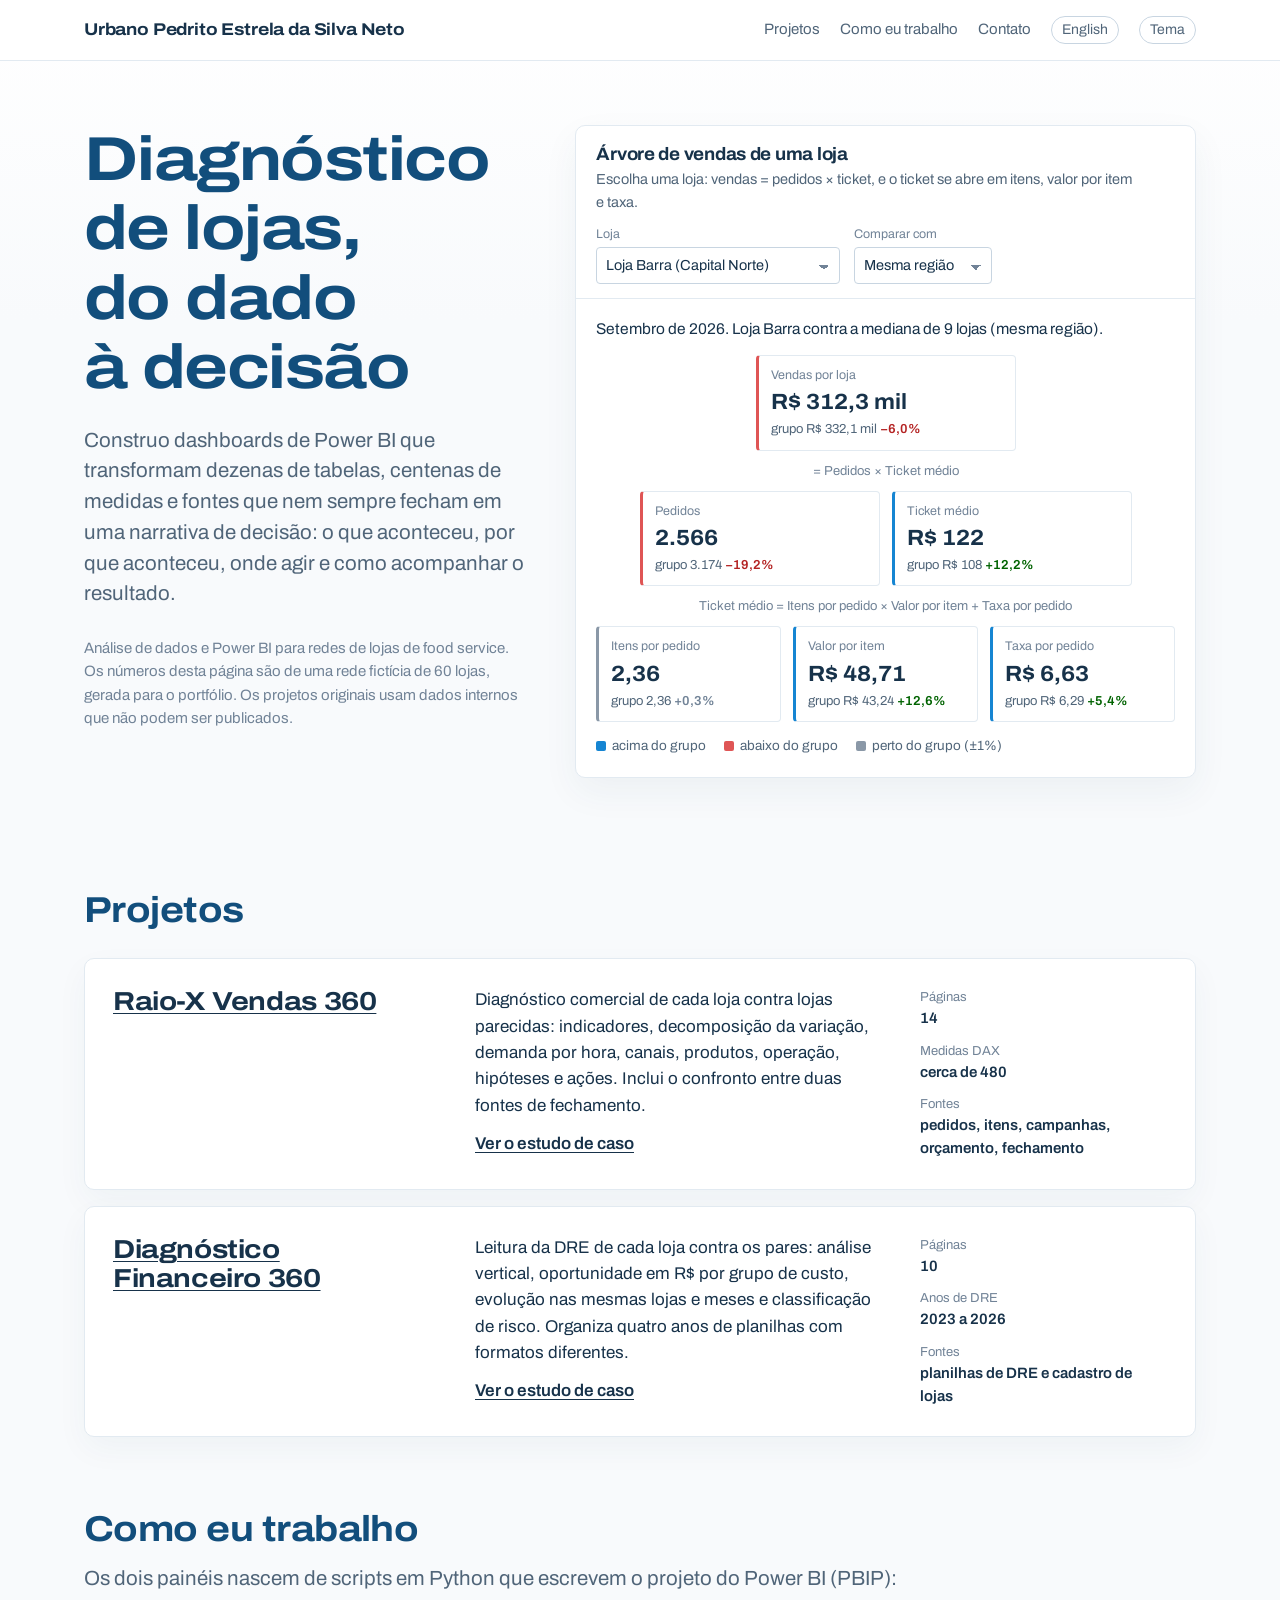
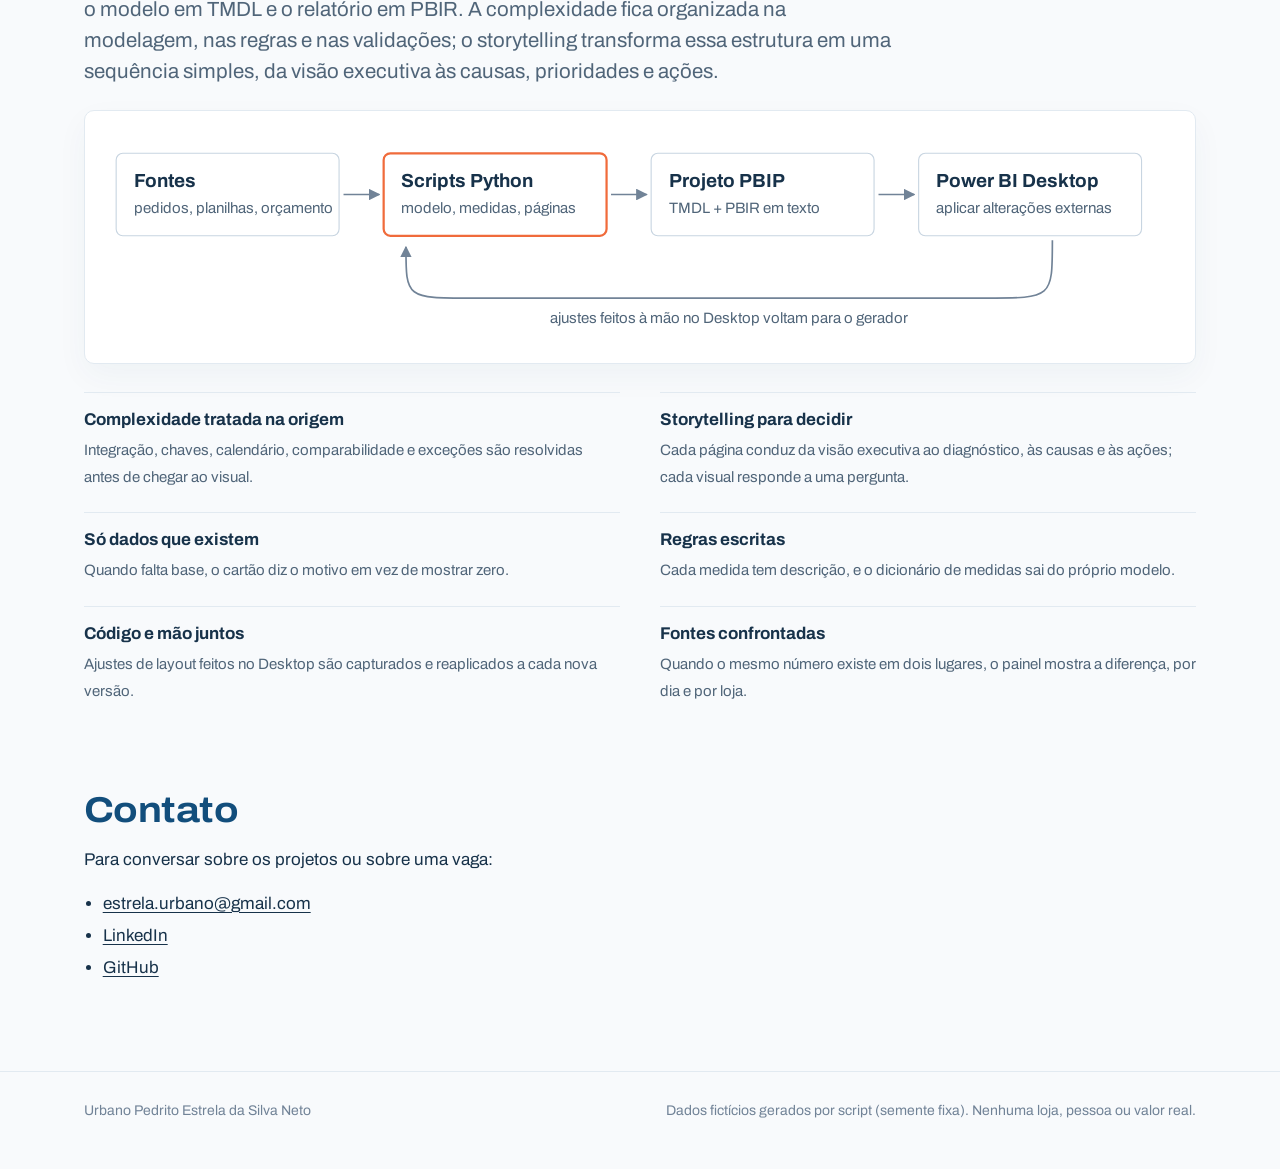
<file: index.html>
<!doctype html>
<html lang="pt-BR">
<head>
<meta charset="utf-8">
<meta name="viewport" content="width=device-width, initial-scale=1, viewport-fit=cover">
<meta name="claude:viewport-fit-sides" content="cover">
<title>Portfólio Diagnóstico 360</title>
<meta name="description" content="Construo dashboards de Power BI que transformam dezenas de tabelas, centenas de medidas e fontes que nem sempre fecham em uma narrativa de decisão: o que aconteceu, por que aconteceu, onde agir e como acompanhar o resultado.">
<link rel="alternate" hreflang="en" href="en/index.html">
<link rel="preconnect" href="https://fonts.googleapis.com">
<link rel="preconnect" href="https://fonts.gstatic.com" crossorigin>
<link href="https://fonts.googleapis.com/css2?family=Archivo:wdth,wght@62..125,100..900&display=swap" rel="stylesheet">
<link rel="stylesheet" href="assets/css/site.css?v=20261015b">
<link rel="icon" href="assets/img/icone.svg" type="image/svg+xml">
</head>
<body data-root="">
<header class="top"><div class="wrap">
<a class="brand" href="index.html">Urbano Pedrito Estrela da Silva Neto</a>
<nav aria-label="Projetos"><a href="index.html#projetos">Projetos</a><a href="index.html#como">Como eu trabalho</a><a href="index.html#contato">Contato</a><a class="lang" href="en/index.html" hreflang="en" lang="en">English</a><button class="theme-btn" type="button">Tema</button></nav>
</div></header>
<main>
<div class="wrap">
<section class="hero">
<div><h1>Diagnóstico de lojas, do dado à decisão</h1><p class="lead">Construo dashboards de Power BI que transformam dezenas de tabelas, centenas de medidas e fontes que nem sempre fecham em uma narrativa de decisão: o que aconteceu, por que aconteceu, onde agir e como acompanhar o resultado.</p><p class="who">Análise de dados e Power BI para redes de lojas de food service.<br>Os números desta página são de uma rede fictícia de 60 lojas, gerada para o portfólio. Os projetos originais usam dados internos que não podem ser publicados.</p></div>
<div><section class="demo" data-demo="tree" data-store="1019" aria-label="Árvore de vendas de uma loja"><div class="demo-head"><div><h3>Árvore de vendas de uma loja</h3><p>Escolha uma loja: vendas = pedidos × ticket, e o ticket se abre em itens, valor por item e taxa.</p></div><div class="controls"></div></div><div class="demo-body"><p class="small">…</p></div></section></div>
</section>
<h2 id="projetos">Projetos</h2>
<div class="projects"><article class="project"><h3><a href="raio-x-vendas/index.html">Raio-X Vendas 360</a></h3><div><p>Diagnóstico comercial de cada loja contra lojas parecidas: indicadores, decomposição da variação, demanda por hora, canais, produtos, operação, hipóteses e ações. Inclui o confronto entre duas fontes de fechamento.</p><a class="go" href="raio-x-vendas/index.html">Ver o estudo de caso</a></div><dl><div><dt>Páginas</dt><dd>14</dd></div><div><dt>Medidas DAX</dt><dd>cerca de 480</dd></div><div><dt>Fontes</dt><dd>pedidos, itens, campanhas, orçamento, fechamento</dd></div></dl></article><article class="project"><h3><a href="diagnostico-financeiro/index.html">Diagnóstico Financeiro 360</a></h3><div><p>Leitura da DRE de cada loja contra os pares: análise vertical, oportunidade em R$ por grupo de custo, evolução nas mesmas lojas e meses e classificação de risco. Organiza quatro anos de planilhas com formatos diferentes.</p><a class="go" href="diagnostico-financeiro/index.html">Ver o estudo de caso</a></div><dl><div><dt>Páginas</dt><dd>10</dd></div><div><dt>Anos de DRE</dt><dd>2023 a 2026</dd></div><div><dt>Fontes</dt><dd>planilhas de DRE e cadastro de lojas</dd></div></dl></article></div>
<h2 id="como">Como eu trabalho</h2>
<p class="lead" style="margin-top:14px">Os dois painéis nascem de scripts em Python que escrevem o projeto do Power BI (PBIP): o modelo em TMDL e o relatório em PBIR. A complexidade fica organizada na modelagem, nas regras e nas validações; o storytelling transforma essa estrutura em uma sequência simples, da visão executiva às causas, prioridades e ações.</p>
<div class="pipeline"><svg viewBox="0 0 960 190" role="img" aria-label="pipeline" xmlns="http://www.w3.org/2000/svg"><defs><marker id="arw" viewBox="0 0 10 10" refX="9" refY="5" markerWidth="7" markerHeight="7" orient="auto-start-reverse"><path d="M0,0 L10,5 L0,10 z" fill="var(--muted)"/></marker></defs><rect x="10" y="20" width="200" height="74" rx="6" fill="var(--surface)" stroke="var(--line-strong)" stroke-width="1"/><text x="26" y="50" font-size="17" font-weight="700" fill="var(--ink)">Fontes</text><text x="26" y="74" font-size="13.5" fill="var(--ink-2)">pedidos, planilhas, orçamento</text><line x1="214" y1="57" x2="246" y2="57" stroke="var(--muted)" stroke-width="1.5" marker-end="url(#arw)"/><rect x="250" y="20" width="200" height="74" rx="6" fill="var(--surface)" stroke="var(--sel)" stroke-width="2"/><text x="266" y="50" font-size="17" font-weight="700" fill="var(--ink)">Scripts Python</text><text x="266" y="74" font-size="13.5" fill="var(--ink-2)">modelo, medidas, páginas</text><line x1="454" y1="57" x2="486" y2="57" stroke="var(--muted)" stroke-width="1.5" marker-end="url(#arw)"/><rect x="490" y="20" width="200" height="74" rx="6" fill="var(--surface)" stroke="var(--line-strong)" stroke-width="1"/><text x="506" y="50" font-size="17" font-weight="700" fill="var(--ink)">Projeto PBIP</text><text x="506" y="74" font-size="13.5" fill="var(--ink-2)">TMDL + PBIR em texto</text><line x1="694" y1="57" x2="726" y2="57" stroke="var(--muted)" stroke-width="1.5" marker-end="url(#arw)"/><rect x="730" y="20" width="200" height="74" rx="6" fill="var(--surface)" stroke="var(--line-strong)" stroke-width="1"/><text x="746" y="50" font-size="17" font-weight="700" fill="var(--ink)">Power BI Desktop</text><text x="746" y="74" font-size="13.5" fill="var(--ink-2)">aplicar alterações externas</text><path d="M850,98 C850,150 850,150 790,150 L330,150 C270,150 270,150 270,104" fill="none" stroke="var(--muted)" stroke-width="1.5" stroke-dasharray="0" marker-end="url(#arw)"/><text x="560" y="172" font-size="13.5" text-anchor="middle" fill="var(--ink-2)">ajustes feitos à mão no Desktop voltam para o gerador</text></svg></div>
<div class="principles"><div><b>Complexidade tratada na origem</b><span>Integração, chaves, calendário, comparabilidade e exceções são resolvidas antes de chegar ao visual.</span></div><div><b>Storytelling para decidir</b><span>Cada página conduz da visão executiva ao diagnóstico, às causas e às ações; cada visual responde a uma pergunta.</span></div><div><b>Só dados que existem</b><span>Quando falta base, o cartão diz o motivo em vez de mostrar zero.</span></div><div><b>Regras escritas</b><span>Cada medida tem descrição, e o dicionário de medidas sai do próprio modelo.</span></div><div><b>Código e mão juntos</b><span>Ajustes de layout feitos no Desktop são capturados e reaplicados a cada nova versão.</span></div><div><b>Fontes confrontadas</b><span>Quando o mesmo número existe em dois lugares, o painel mostra a diferença, por dia e por loja.</span></div></div>
<h2 id="contato">Contato</h2><p>Para conversar sobre os projetos ou sobre uma vaga:</p><ul class="plain"><li><a href="mailto:estrela.urbano@gmail.com">estrela.urbano@gmail.com</a></li><li><a href="https://www.linkedin.com/in/urbano-e-467260116/">LinkedIn</a></li><li><a href="https://github.com/urbanoestrela">GitHub</a></li></ul>
<div style="height:72px"></div>
</div>
</main>
<footer><div class="wrap"><span>Urbano Pedrito Estrela da Silva Neto</span><span>Dados fictícios gerados por script (semente fixa). Nenhuma loja, pessoa ou valor real.</span></div></footer>
<noscript><div class="wrap noscript">JavaScript</div></noscript>
<script src="assets/js/demos.js?v=20261015b" defer></script>
</body>
</html>
</file>
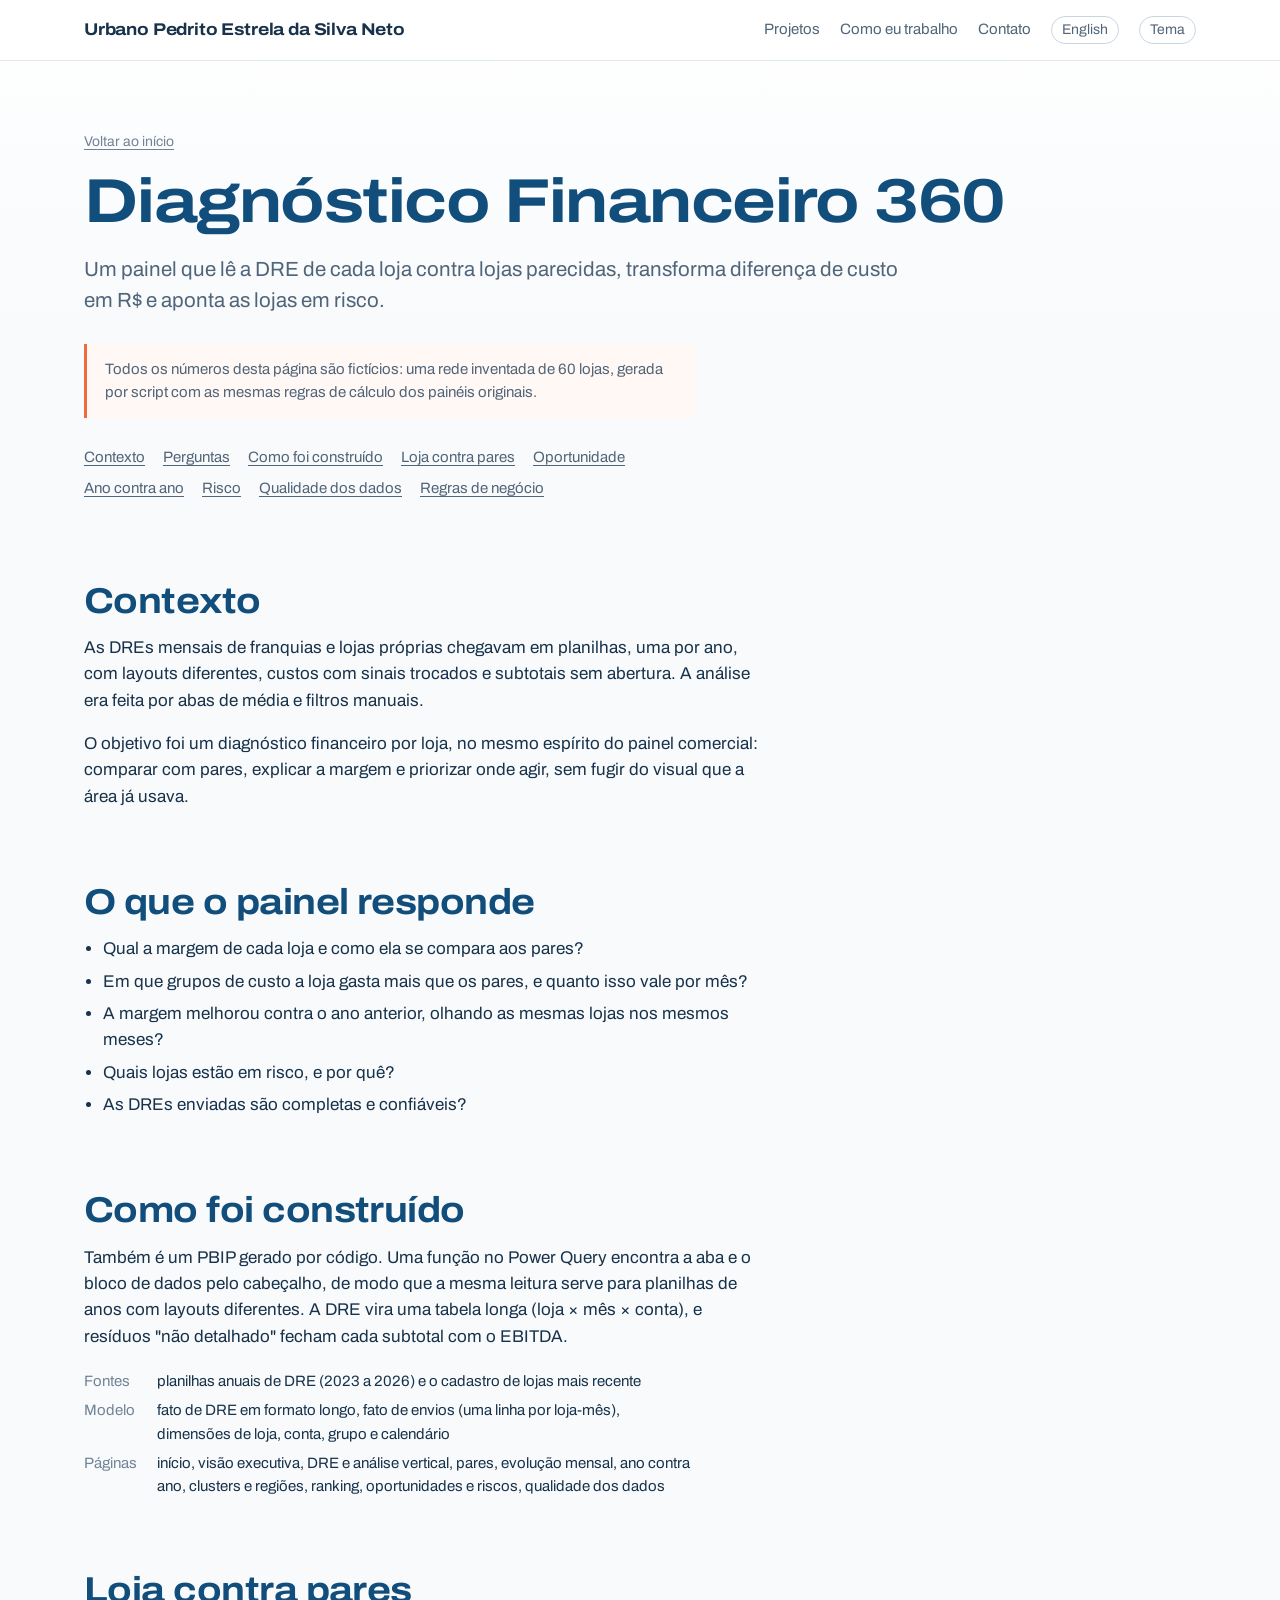
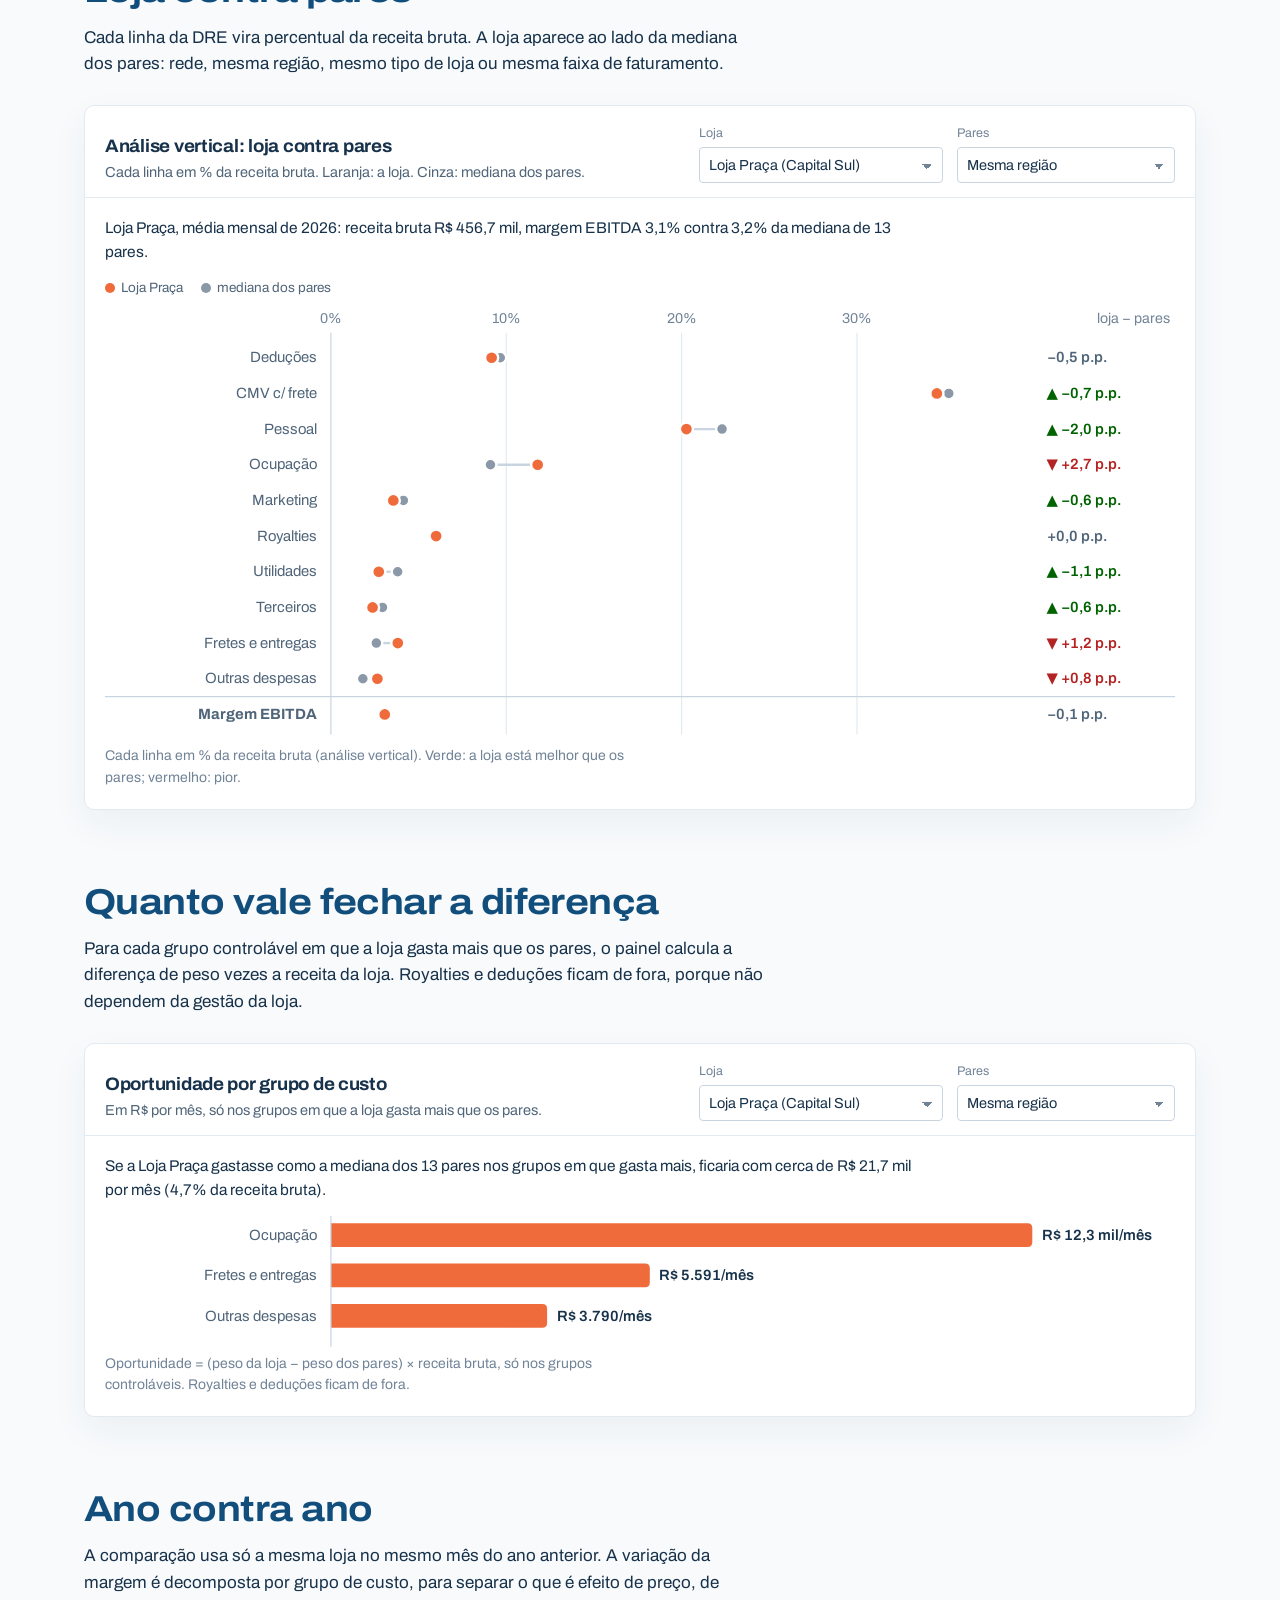
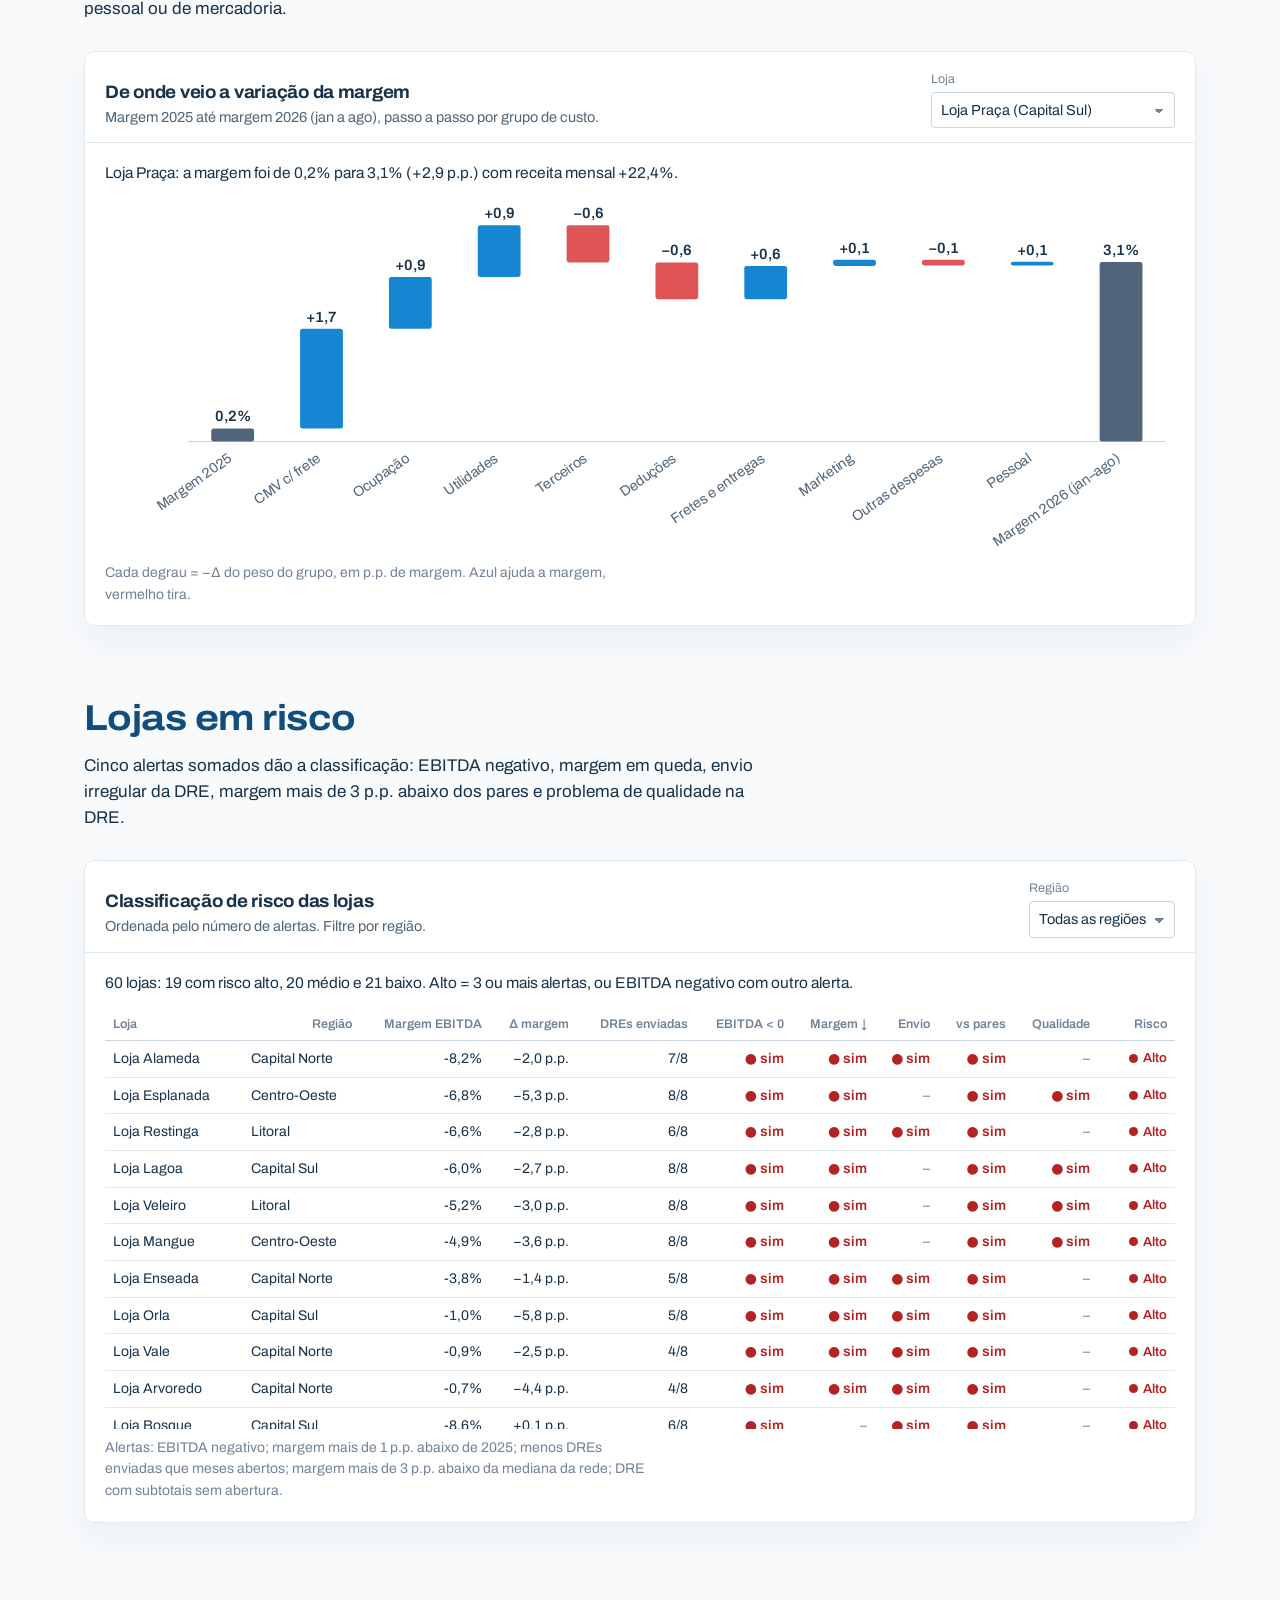
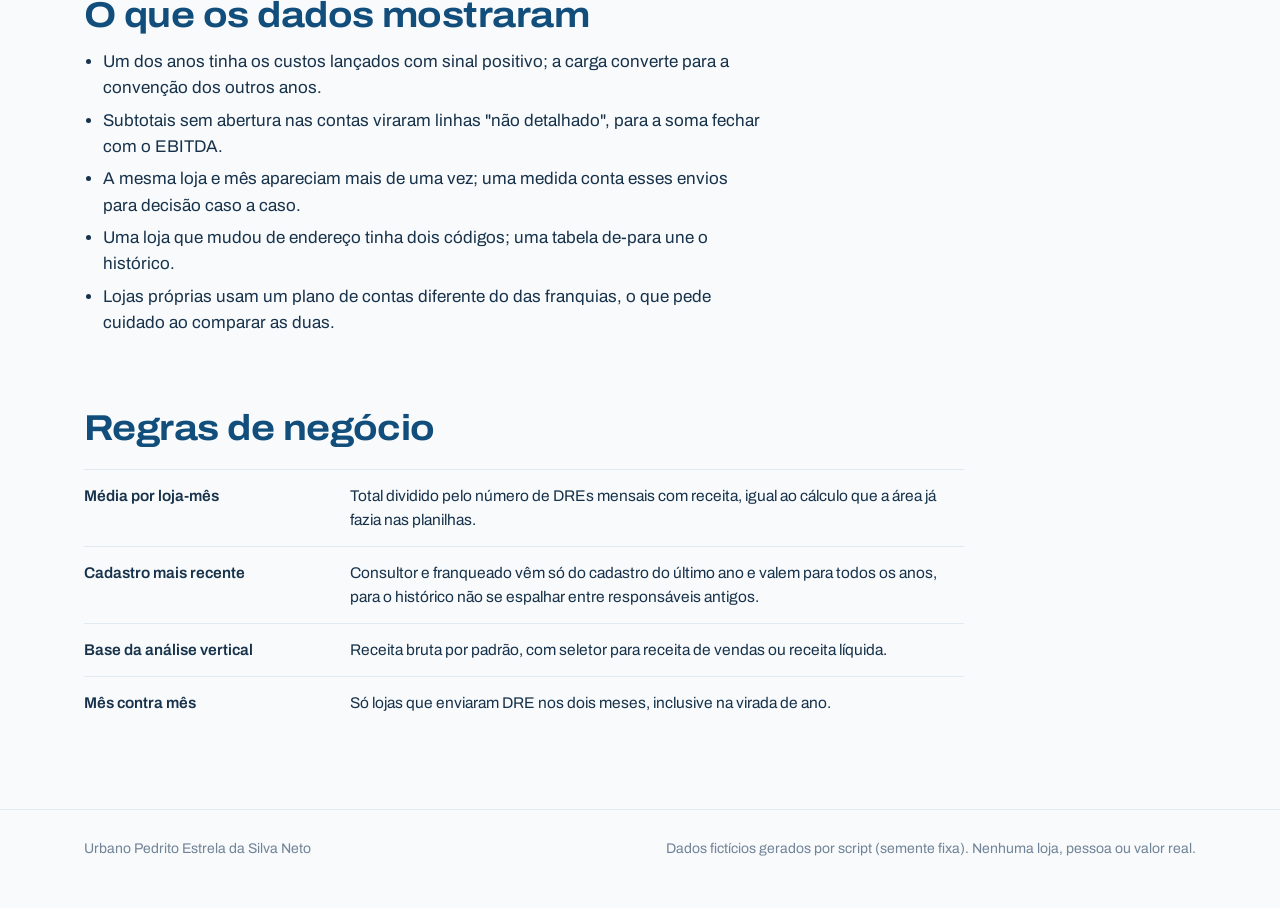
<file: diagnostico-financeiro/index.html>
<!doctype html>
<html lang="pt-BR">
<head>
<meta charset="utf-8">
<meta name="viewport" content="width=device-width, initial-scale=1, viewport-fit=cover">
<meta name="claude:viewport-fit-sides" content="cover">
<title>Diagnóstico Financeiro 360</title>
<meta name="description" content="Um painel que lê a DRE de cada loja contra lojas parecidas, transforma diferença de custo em R$ e aponta as lojas em risco.">
<link rel="alternate" hreflang="en" href="../en/financial-diagnosis/index.html">
<link rel="preconnect" href="https://fonts.googleapis.com">
<link rel="preconnect" href="https://fonts.gstatic.com" crossorigin>
<link href="https://fonts.googleapis.com/css2?family=Archivo:wdth,wght@62..125,100..900&display=swap" rel="stylesheet">
<link rel="stylesheet" href="../assets/css/site.css?v=20261015b">
<link rel="icon" href="../assets/img/icone.svg" type="image/svg+xml">
</head>
<body data-root="../">
<header class="top"><div class="wrap">
<a class="brand" href="../index.html">Urbano Pedrito Estrela da Silva Neto</a>
<nav aria-label="Projetos"><a href="../index.html#projetos">Projetos</a><a href="../index.html#como">Como eu trabalho</a><a href="../index.html#contato">Contato</a><a class="lang" href="../en/financial-diagnosis/index.html" hreflang="en" lang="en">English</a><button class="theme-btn" type="button">Tema</button></nav>
</div></header>
<main>
<div class="wrap">
<header class="case-head"><p class="small"><a href="../index.html">Voltar ao início</a></p>
<h1>Diagnóstico Financeiro 360</h1><p class="lead">Um painel que lê a DRE de cada loja contra lojas parecidas, transforma diferença de custo em R$ e aponta as lojas em risco.</p>
<p class="notice">Todos os números desta página são fictícios: uma rede inventada de 60 lojas, gerada por script com as mesmas regras de cálculo dos painéis originais.</p>
<ul class="toc"><li><a href="#contexto">Contexto</a></li><li><a href="#perguntas">Perguntas</a></li><li><a href="#construcao">Como foi construído</a></li><li><a href="#pares">Loja contra pares</a></li><li><a href="#oportunidade">Oportunidade</a></li><li><a href="#evolucao">Ano contra ano</a></li><li><a href="#risco">Risco</a></li><li><a href="#qualidade">Qualidade dos dados</a></li><li><a href="#regras">Regras de negócio</a></li></ul></header>
<div class="body"><h2 id="contexto">Contexto</h2><p>As DREs mensais de franquias e lojas próprias chegavam em planilhas, uma por ano, com layouts diferentes, custos com sinais trocados e subtotais sem abertura. A análise era feita por abas de média e filtros manuais.</p><p>O objetivo foi um diagnóstico financeiro por loja, no mesmo espírito do painel comercial: comparar com pares, explicar a margem e priorizar onde agir, sem fugir do visual que a área já usava.</p><h2 id="perguntas">O que o painel responde</h2><ul class="plain"><li>Qual a margem de cada loja e como ela se compara aos pares?</li><li>Em que grupos de custo a loja gasta mais que os pares, e quanto isso vale por mês?</li><li>A margem melhorou contra o ano anterior, olhando as mesmas lojas nos mesmos meses?</li><li>Quais lojas estão em risco, e por quê?</li><li>As DREs enviadas são completas e confiáveis?</li></ul><h2 id="construcao">Como foi construído</h2><p>Também é um PBIP gerado por código. Uma função no Power Query encontra a aba e o bloco de dados pelo cabeçalho, de modo que a mesma leitura serve para planilhas de anos com layouts diferentes. A DRE vira uma tabela longa (loja × mês × conta), e resíduos "não detalhado" fecham cada subtotal com o EBITDA.</p><dl class="facts"><dt>Fontes</dt><dd>planilhas anuais de DRE (2023 a 2026) e o cadastro de lojas mais recente</dd><dt>Modelo</dt><dd>fato de DRE em formato longo, fato de envios (uma linha por loja-mês), dimensões de loja, conta, grupo e calendário</dd><dt>Páginas</dt><dd>início, visão executiva, DRE e análise vertical, pares, evolução mensal, ano contra ano, clusters e regiões, ranking, oportunidades e riscos, qualidade dos dados</dd></dl><h2 id="pares">Loja contra pares</h2><p>Cada linha da DRE vira percentual da receita bruta. A loja aparece ao lado da mediana dos pares: rede, mesma região, mesmo tipo de loja ou mesma faixa de faturamento.</p><section class="demo" data-demo="dre" aria-label="Análise vertical: loja contra pares"><div class="demo-head"><div><h3>Análise vertical: loja contra pares</h3><p>Cada linha em % da receita bruta. Laranja: a loja. Cinza: mediana dos pares.</p></div><div class="controls"></div></div><div class="demo-body"><p class="small">…</p></div></section><h2 id="oportunidade">Quanto vale fechar a diferença</h2><p>Para cada grupo controlável em que a loja gasta mais que os pares, o painel calcula a diferença de peso vezes a receita da loja. Royalties e deduções ficam de fora, porque não dependem da gestão da loja.</p><section class="demo" data-demo="oport" aria-label="Oportunidade por grupo de custo"><div class="demo-head"><div><h3>Oportunidade por grupo de custo</h3><p>Em R$ por mês, só nos grupos em que a loja gasta mais que os pares.</p></div><div class="controls"></div></div><div class="demo-body"><p class="small">…</p></div></section><h2 id="evolucao">Ano contra ano</h2><p>A comparação usa só a mesma loja no mesmo mês do ano anterior. A variação da margem é decomposta por grupo de custo, para separar o que é efeito de preço, de pessoal ou de mercadoria.</p><section class="demo" data-demo="yoy" aria-label="De onde veio a variação da margem"><div class="demo-head"><div><h3>De onde veio a variação da margem</h3><p>Margem 2025 até margem 2026 (jan a ago), passo a passo por grupo de custo.</p></div><div class="controls"></div></div><div class="demo-body"><p class="small">…</p></div></section><h2 id="risco">Lojas em risco</h2><p>Cinco alertas somados dão a classificação: EBITDA negativo, margem em queda, envio irregular da DRE, margem mais de 3 p.p. abaixo dos pares e problema de qualidade na DRE.</p><section class="demo" data-demo="risco" aria-label="Classificação de risco das lojas"><div class="demo-head"><div><h3>Classificação de risco das lojas</h3><p>Ordenada pelo número de alertas. Filtre por região.</p></div><div class="controls"></div></div><div class="demo-body"><p class="small">…</p></div></section><h2 id="qualidade">O que os dados mostraram</h2><ul class="plain"><li>Um dos anos tinha os custos lançados com sinal positivo; a carga converte para a convenção dos outros anos.</li><li>Subtotais sem abertura nas contas viraram linhas "não detalhado", para a soma fechar com o EBITDA.</li><li>A mesma loja e mês apareciam mais de uma vez; uma medida conta esses envios para decisão caso a caso.</li><li>Uma loja que mudou de endereço tinha dois códigos; uma tabela de-para une o histórico.</li><li>Lojas próprias usam um plano de contas diferente do das franquias, o que pede cuidado ao comparar as duas.</li></ul><h2 id="regras">Regras de negócio</h2><div class="rules"><div><b>Média por loja-mês</b><span>Total dividido pelo número de DREs mensais com receita, igual ao cálculo que a área já fazia nas planilhas.</span></div><div><b>Cadastro mais recente</b><span>Consultor e franqueado vêm só do cadastro do último ano e valem para todos os anos, para o histórico não se espalhar entre responsáveis antigos.</span></div><div><b>Base da análise vertical</b><span>Receita bruta por padrão, com seletor para receita de vendas ou receita líquida.</span></div><div><b>Mês contra mês</b><span>Só lojas que enviaram DRE nos dois meses, inclusive na virada de ano.</span></div></div></div>
</div>
</main>
<footer><div class="wrap"><span>Urbano Pedrito Estrela da Silva Neto</span><span>Dados fictícios gerados por script (semente fixa). Nenhuma loja, pessoa ou valor real.</span></div></footer>
<noscript><div class="wrap noscript">JavaScript</div></noscript>
<script src="../assets/js/demos.js?v=20261015b" defer></script>
</body>
</html>
</file>
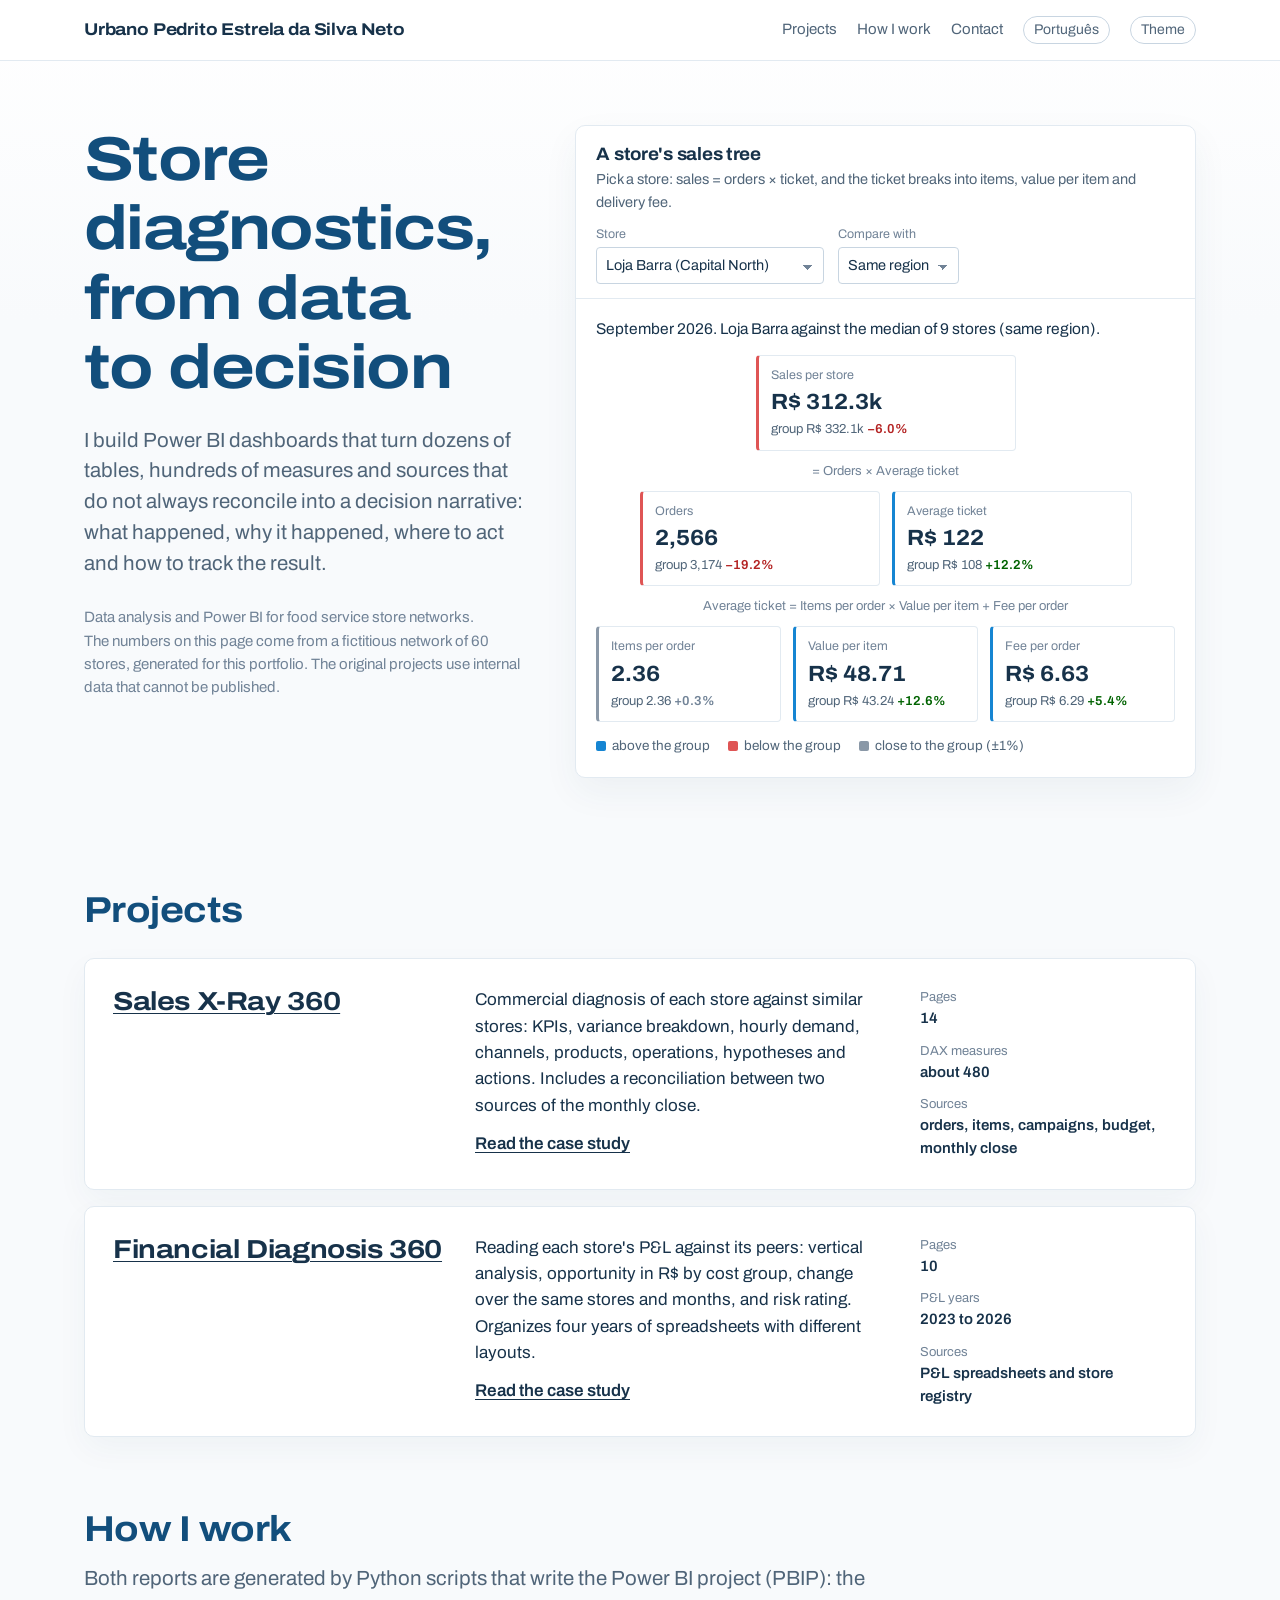
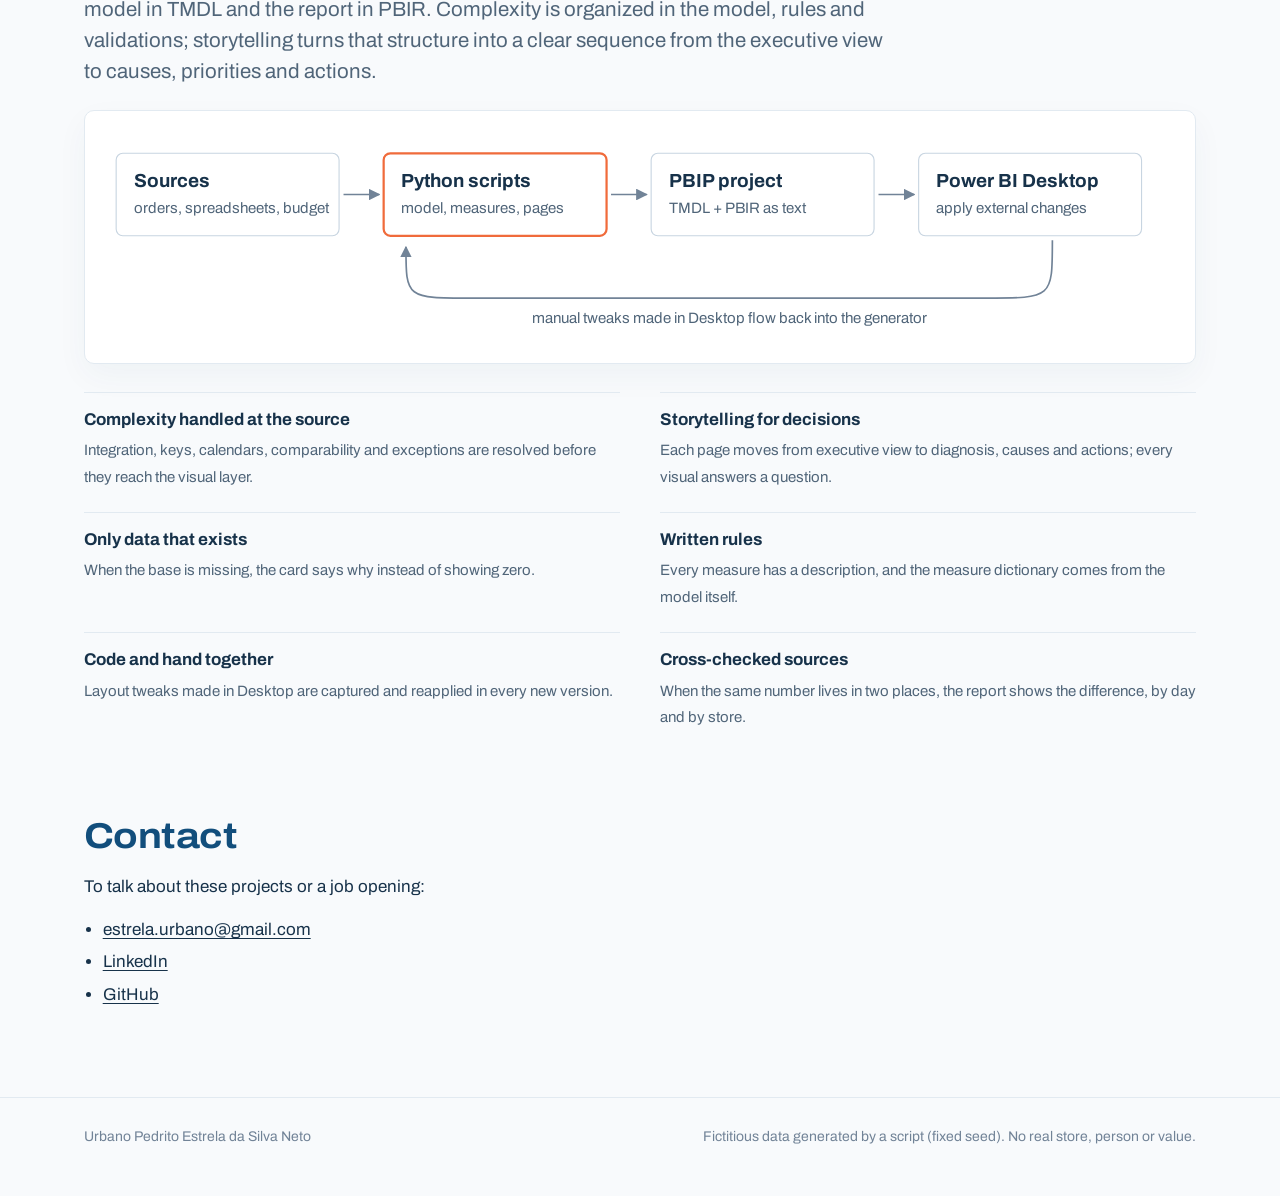
<file: en/index.html>
<!doctype html>
<html lang="en">
<head>
<meta charset="utf-8">
<meta name="viewport" content="width=device-width, initial-scale=1, viewport-fit=cover">
<meta name="claude:viewport-fit-sides" content="cover">
<title>Diagnostics 360 Portfolio</title>
<meta name="description" content="I build Power BI dashboards that turn dozens of tables, hundreds of measures and sources that do not always reconcile into a decision narrative: what happened, why it happened, where to act and how to track the result.">
<link rel="alternate" hreflang="pt" href="../index.html">
<link rel="preconnect" href="https://fonts.googleapis.com">
<link rel="preconnect" href="https://fonts.gstatic.com" crossorigin>
<link href="https://fonts.googleapis.com/css2?family=Archivo:wdth,wght@62..125,100..900&display=swap" rel="stylesheet">
<link rel="stylesheet" href="../assets/css/site.css?v=20261015b">
<link rel="icon" href="../assets/img/icone.svg" type="image/svg+xml">
</head>
<body data-root="../">
<header class="top"><div class="wrap">
<a class="brand" href="../en/index.html">Urbano Pedrito Estrela da Silva Neto</a>
<nav aria-label="Projects"><a href="../en/index.html#projects">Projects</a><a href="../en/index.html#how">How I work</a><a href="../en/index.html#contact">Contact</a><a class="lang" href="../index.html" hreflang="pt" lang="pt">Português</a><button class="theme-btn" type="button">Theme</button></nav>
</div></header>
<main>
<div class="wrap">
<section class="hero">
<div><h1>Store diagnostics, from data to decision</h1><p class="lead">I build Power BI dashboards that turn dozens of tables, hundreds of measures and sources that do not always reconcile into a decision narrative: what happened, why it happened, where to act and how to track the result.</p><p class="who">Data analysis and Power BI for food service store networks.<br>The numbers on this page come from a fictitious network of 60 stores, generated for this portfolio. The original projects use internal data that cannot be published.</p></div>
<div><section class="demo" data-demo="tree" data-store="1019" aria-label="A store&#x27;s sales tree"><div class="demo-head"><div><h3>A store&#x27;s sales tree</h3><p>Pick a store: sales = orders × ticket, and the ticket breaks into items, value per item and delivery fee.</p></div><div class="controls"></div></div><div class="demo-body"><p class="small">…</p></div></section></div>
</section>
<h2 id="projects">Projects</h2>
<div class="projects"><article class="project"><h3><a href="../en/sales-x-ray/index.html">Sales X-Ray 360</a></h3><div><p>Commercial diagnosis of each store against similar stores: KPIs, variance breakdown, hourly demand, channels, products, operations, hypotheses and actions. Includes a reconciliation between two sources of the monthly close.</p><a class="go" href="../en/sales-x-ray/index.html">Read the case study</a></div><dl><div><dt>Pages</dt><dd>14</dd></div><div><dt>DAX measures</dt><dd>about 480</dd></div><div><dt>Sources</dt><dd>orders, items, campaigns, budget, monthly close</dd></div></dl></article><article class="project"><h3><a href="../en/financial-diagnosis/index.html">Financial Diagnosis 360</a></h3><div><p>Reading each store&#x27;s P&amp;L against its peers: vertical analysis, opportunity in R$ by cost group, change over the same stores and months, and risk rating. Organizes four years of spreadsheets with different layouts.</p><a class="go" href="../en/financial-diagnosis/index.html">Read the case study</a></div><dl><div><dt>Pages</dt><dd>10</dd></div><div><dt>P&amp;L years</dt><dd>2023 to 2026</dd></div><div><dt>Sources</dt><dd>P&amp;L spreadsheets and store registry</dd></div></dl></article></div>
<h2 id="how">How I work</h2>
<p class="lead" style="margin-top:14px">Both reports are generated by Python scripts that write the Power BI project (PBIP): the model in TMDL and the report in PBIR. Complexity is organized in the model, rules and validations; storytelling turns that structure into a clear sequence from the executive view to causes, priorities and actions.</p>
<div class="pipeline"><svg viewBox="0 0 960 190" role="img" aria-label="pipeline" xmlns="http://www.w3.org/2000/svg"><defs><marker id="arw" viewBox="0 0 10 10" refX="9" refY="5" markerWidth="7" markerHeight="7" orient="auto-start-reverse"><path d="M0,0 L10,5 L0,10 z" fill="var(--muted)"/></marker></defs><rect x="10" y="20" width="200" height="74" rx="6" fill="var(--surface)" stroke="var(--line-strong)" stroke-width="1"/><text x="26" y="50" font-size="17" font-weight="700" fill="var(--ink)">Sources</text><text x="26" y="74" font-size="13.5" fill="var(--ink-2)">orders, spreadsheets, budget</text><line x1="214" y1="57" x2="246" y2="57" stroke="var(--muted)" stroke-width="1.5" marker-end="url(#arw)"/><rect x="250" y="20" width="200" height="74" rx="6" fill="var(--surface)" stroke="var(--sel)" stroke-width="2"/><text x="266" y="50" font-size="17" font-weight="700" fill="var(--ink)">Python scripts</text><text x="266" y="74" font-size="13.5" fill="var(--ink-2)">model, measures, pages</text><line x1="454" y1="57" x2="486" y2="57" stroke="var(--muted)" stroke-width="1.5" marker-end="url(#arw)"/><rect x="490" y="20" width="200" height="74" rx="6" fill="var(--surface)" stroke="var(--line-strong)" stroke-width="1"/><text x="506" y="50" font-size="17" font-weight="700" fill="var(--ink)">PBIP project</text><text x="506" y="74" font-size="13.5" fill="var(--ink-2)">TMDL + PBIR as text</text><line x1="694" y1="57" x2="726" y2="57" stroke="var(--muted)" stroke-width="1.5" marker-end="url(#arw)"/><rect x="730" y="20" width="200" height="74" rx="6" fill="var(--surface)" stroke="var(--line-strong)" stroke-width="1"/><text x="746" y="50" font-size="17" font-weight="700" fill="var(--ink)">Power BI Desktop</text><text x="746" y="74" font-size="13.5" fill="var(--ink-2)">apply external changes</text><path d="M850,98 C850,150 850,150 790,150 L330,150 C270,150 270,150 270,104" fill="none" stroke="var(--muted)" stroke-width="1.5" stroke-dasharray="0" marker-end="url(#arw)"/><text x="560" y="172" font-size="13.5" text-anchor="middle" fill="var(--ink-2)">manual tweaks made in Desktop flow back into the generator</text></svg></div>
<div class="principles"><div><b>Complexity handled at the source</b><span>Integration, keys, calendars, comparability and exceptions are resolved before they reach the visual layer.</span></div><div><b>Storytelling for decisions</b><span>Each page moves from executive view to diagnosis, causes and actions; every visual answers a question.</span></div><div><b>Only data that exists</b><span>When the base is missing, the card says why instead of showing zero.</span></div><div><b>Written rules</b><span>Every measure has a description, and the measure dictionary comes from the model itself.</span></div><div><b>Code and hand together</b><span>Layout tweaks made in Desktop are captured and reapplied in every new version.</span></div><div><b>Cross-checked sources</b><span>When the same number lives in two places, the report shows the difference, by day and by store.</span></div></div>
<h2 id="contact">Contact</h2><p>To talk about these projects or a job opening:</p><ul class="plain"><li><a href="mailto:estrela.urbano@gmail.com">estrela.urbano@gmail.com</a></li><li><a href="https://www.linkedin.com/in/urbano-e-467260116/">LinkedIn</a></li><li><a href="https://github.com/urbanoestrela">GitHub</a></li></ul>
<div style="height:72px"></div>
</div>
</main>
<footer><div class="wrap"><span>Urbano Pedrito Estrela da Silva Neto</span><span>Fictitious data generated by a script (fixed seed). No real store, person or value.</span></div></footer>
<noscript><div class="wrap noscript">JavaScript</div></noscript>
<script src="../assets/js/demos.js?v=20261015b" defer></script>
</body>
</html>
</file>
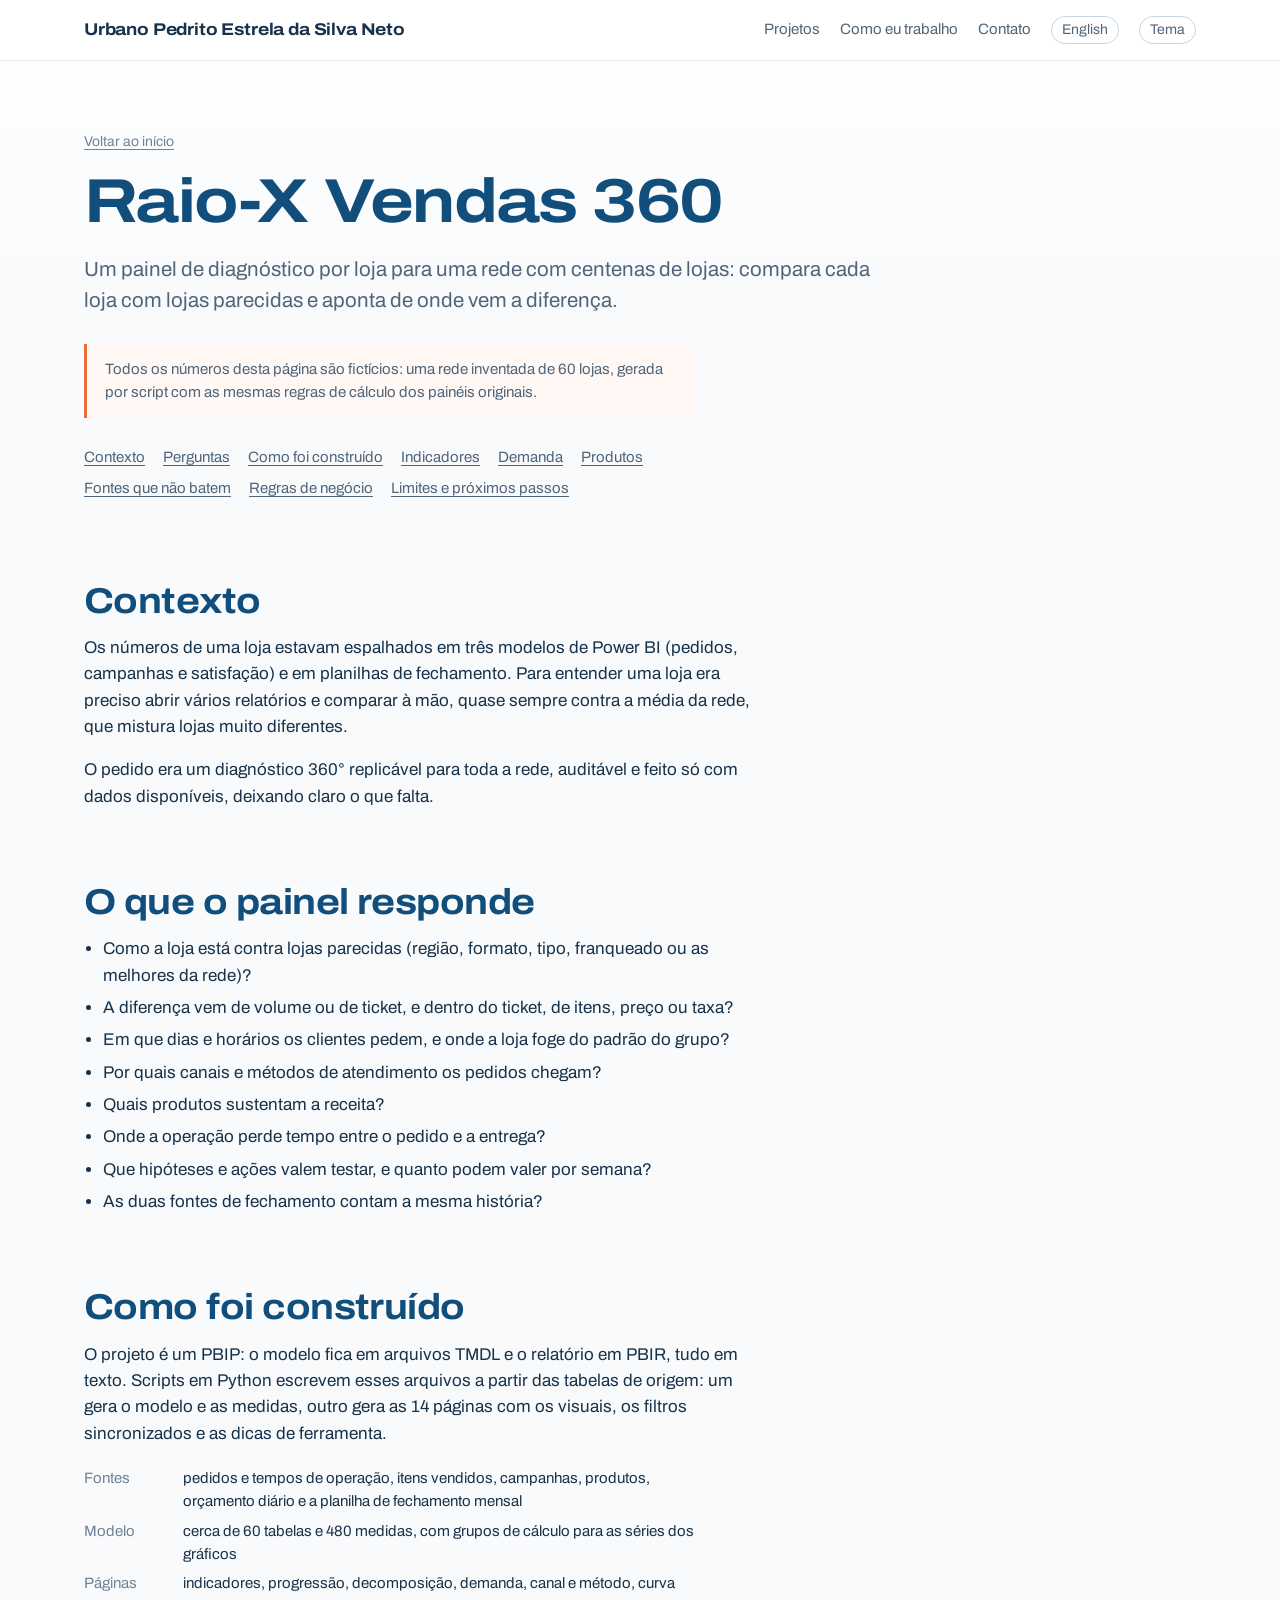
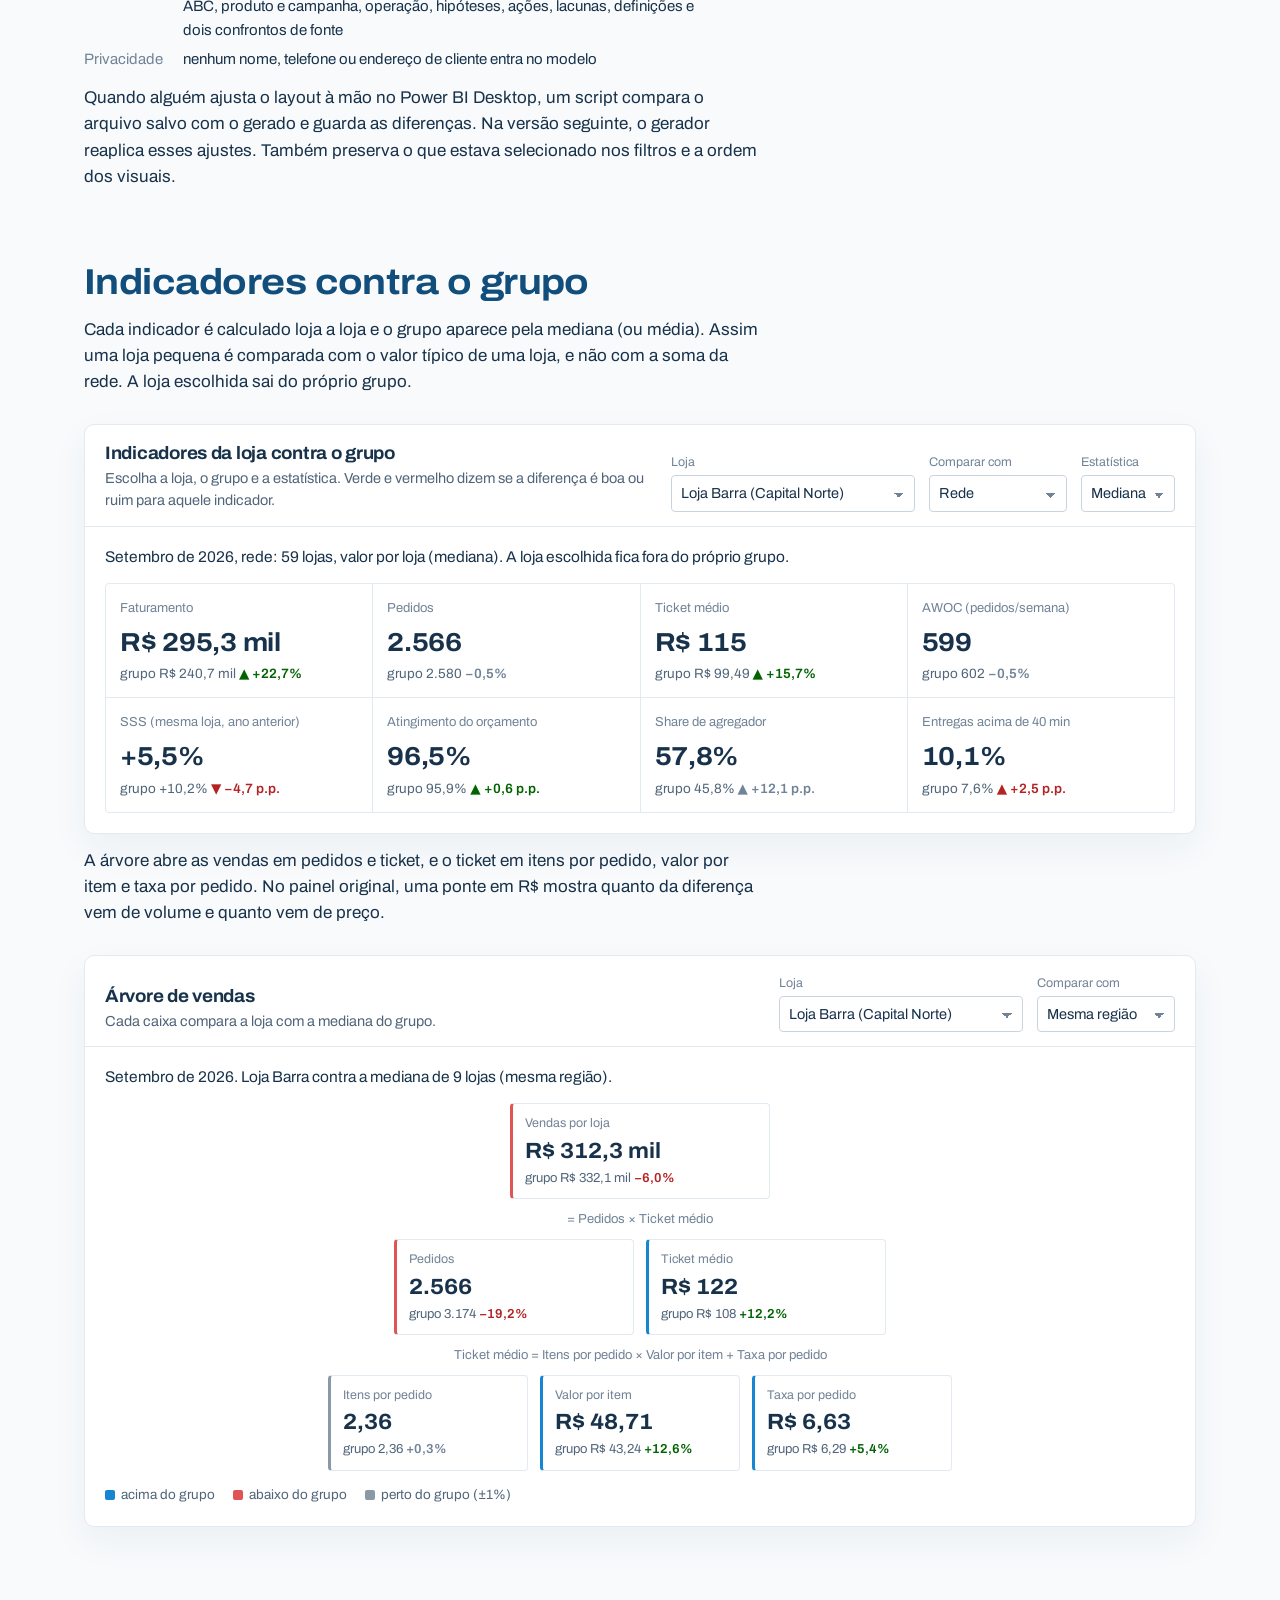
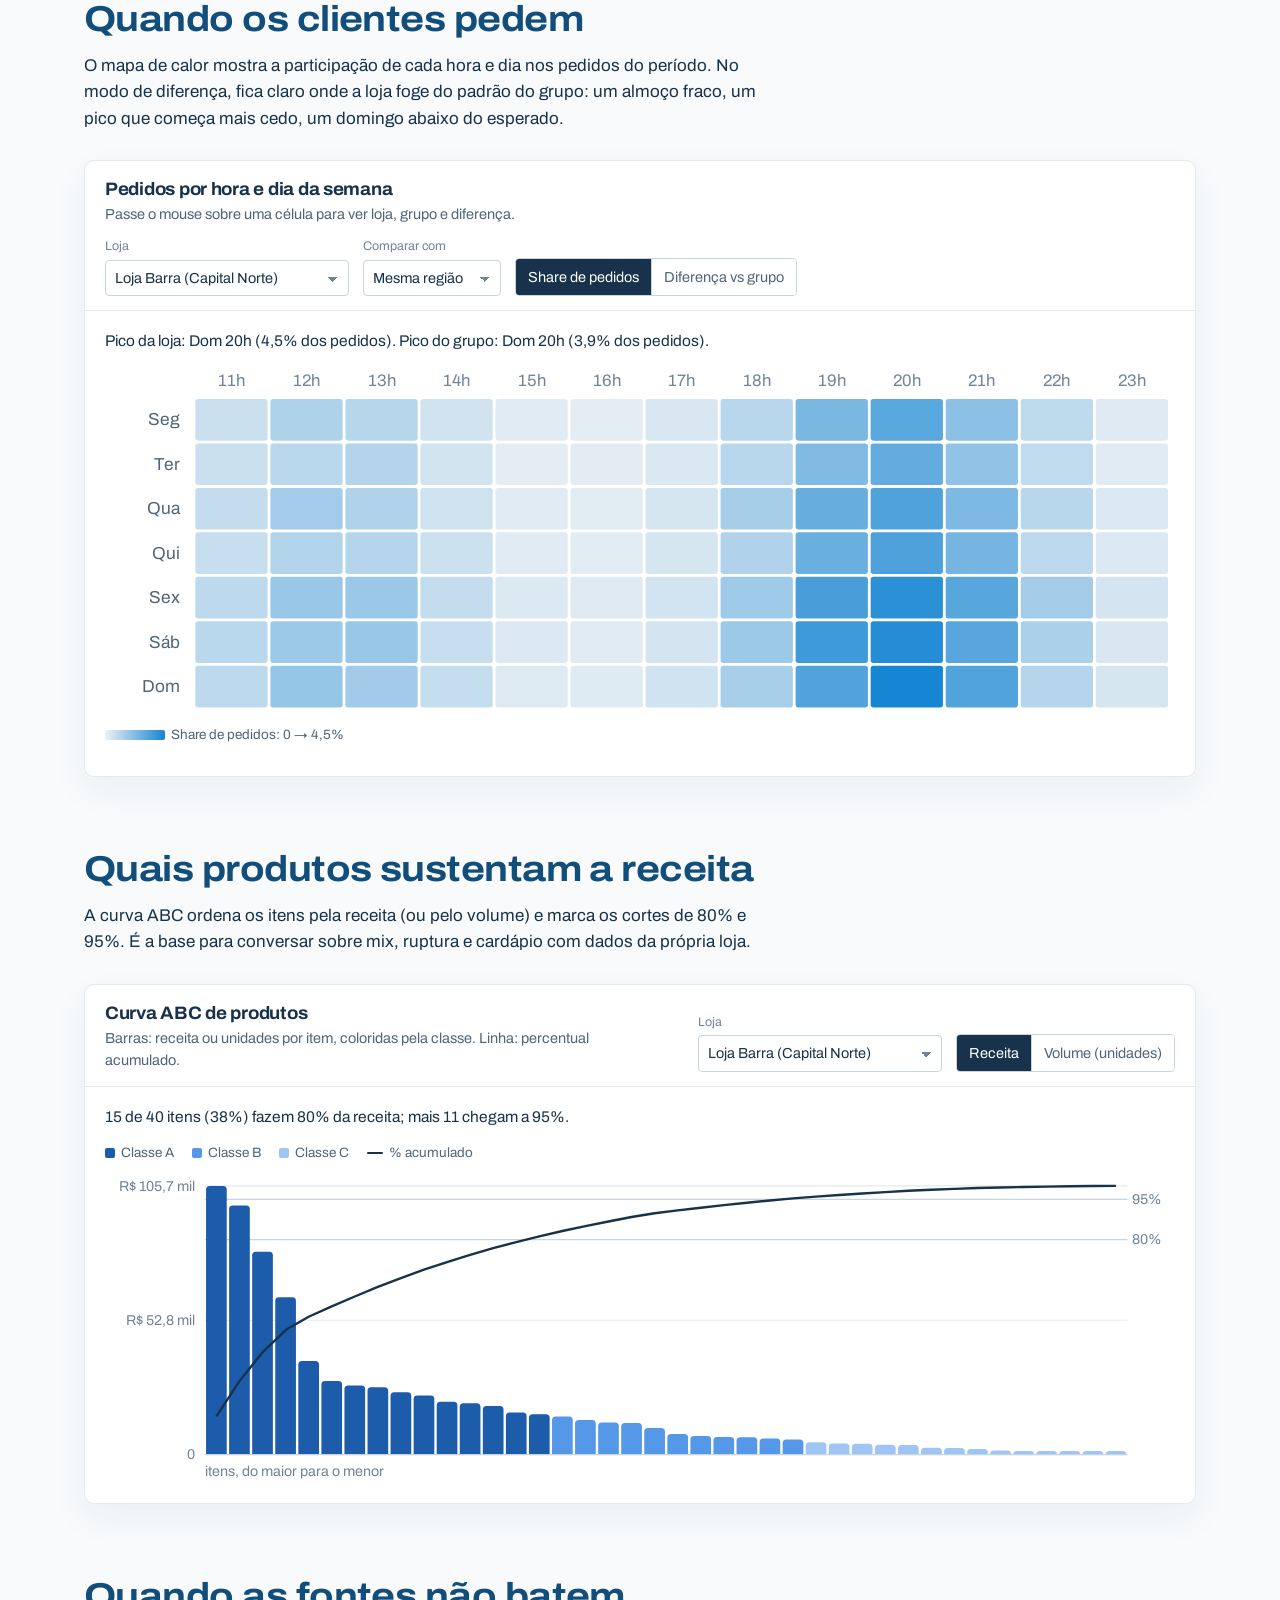
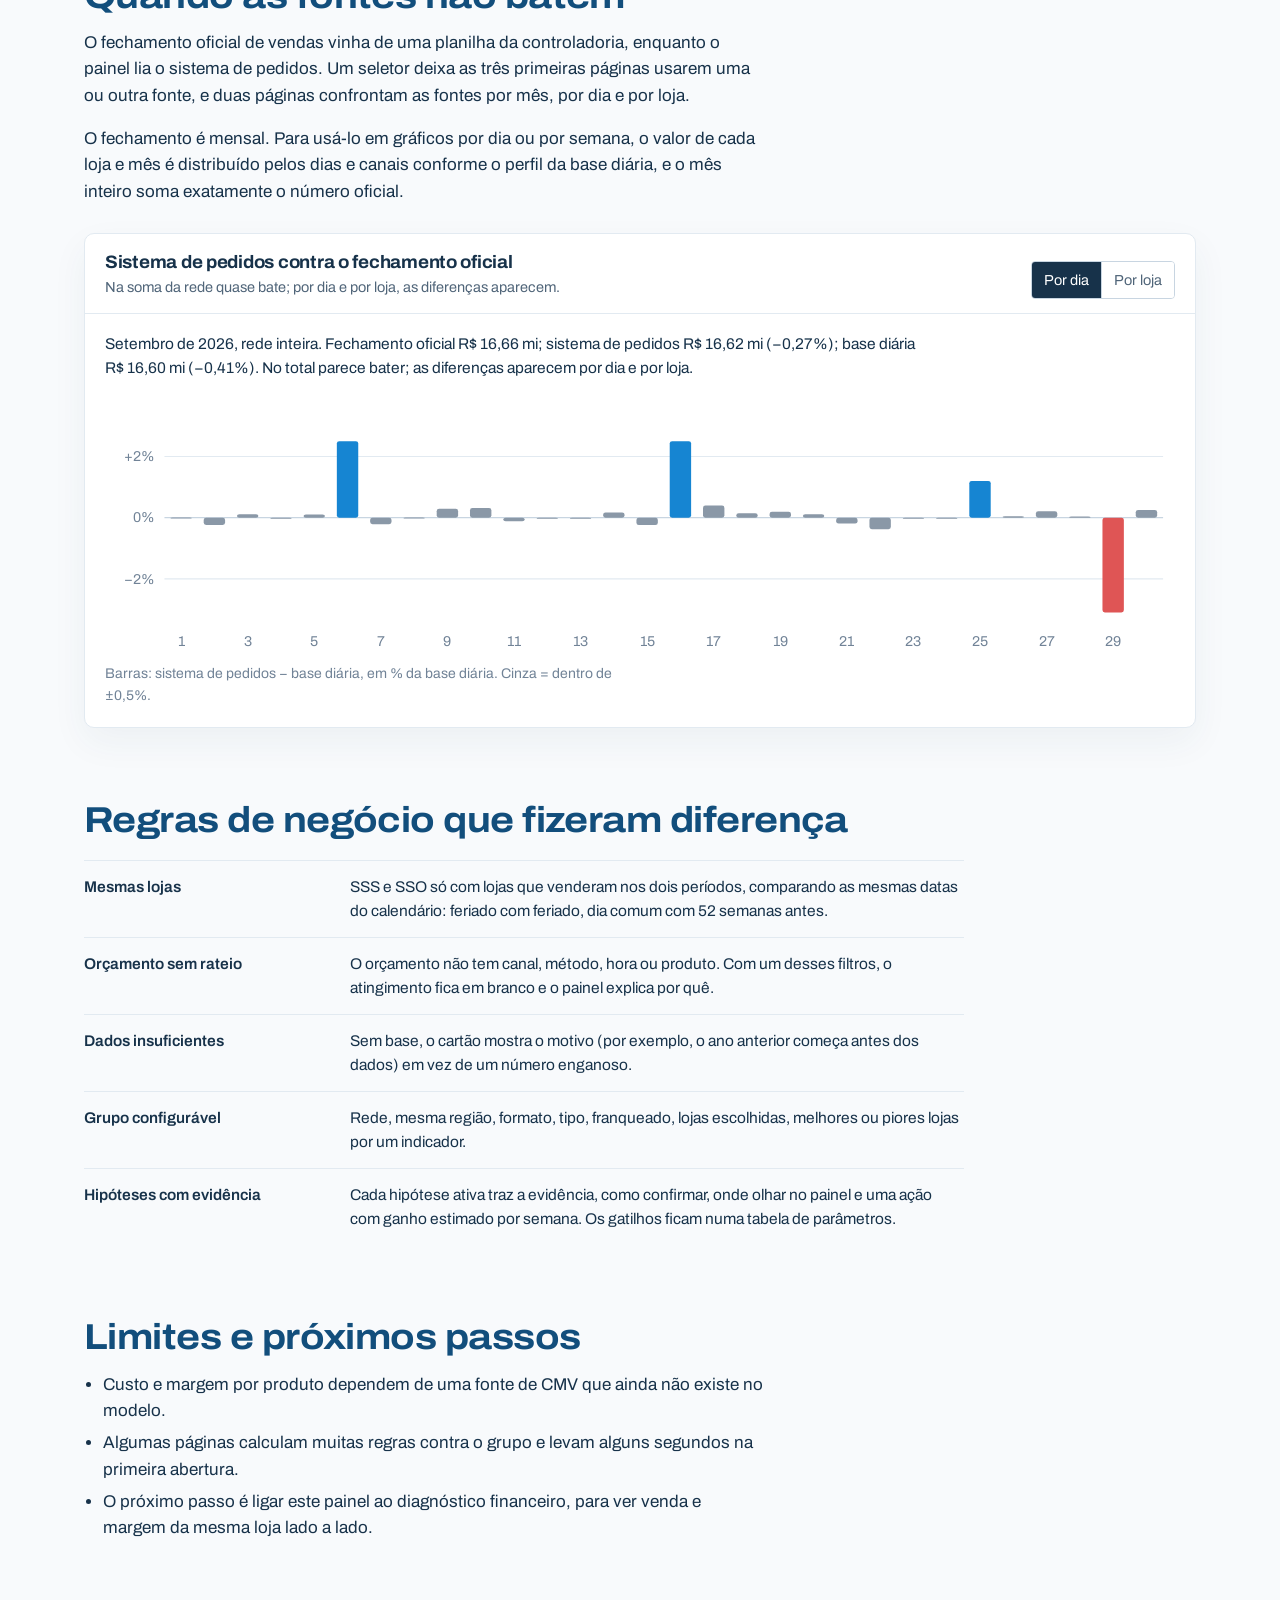
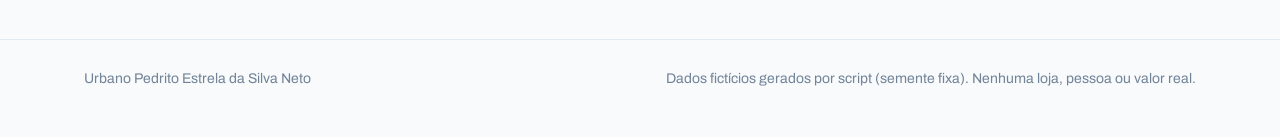
<file: raio-x-vendas/index.html>
<!doctype html>
<html lang="pt-BR">
<head>
<meta charset="utf-8">
<meta name="viewport" content="width=device-width, initial-scale=1, viewport-fit=cover">
<meta name="claude:viewport-fit-sides" content="cover">
<title>Raio-X Vendas 360</title>
<meta name="description" content="Um painel de diagnóstico por loja para uma rede com centenas de lojas: compara cada loja com lojas parecidas e aponta de onde vem a diferença.">
<link rel="alternate" hreflang="en" href="../en/sales-x-ray/index.html">
<link rel="preconnect" href="https://fonts.googleapis.com">
<link rel="preconnect" href="https://fonts.gstatic.com" crossorigin>
<link href="https://fonts.googleapis.com/css2?family=Archivo:wdth,wght@62..125,100..900&display=swap" rel="stylesheet">
<link rel="stylesheet" href="../assets/css/site.css?v=20261015b">
<link rel="icon" href="../assets/img/icone.svg" type="image/svg+xml">
</head>
<body data-root="../">
<header class="top"><div class="wrap">
<a class="brand" href="../index.html">Urbano Pedrito Estrela da Silva Neto</a>
<nav aria-label="Projetos"><a href="../index.html#projetos">Projetos</a><a href="../index.html#como">Como eu trabalho</a><a href="../index.html#contato">Contato</a><a class="lang" href="../en/sales-x-ray/index.html" hreflang="en" lang="en">English</a><button class="theme-btn" type="button">Tema</button></nav>
</div></header>
<main>
<div class="wrap">
<header class="case-head"><p class="small"><a href="../index.html">Voltar ao início</a></p>
<h1>Raio-X Vendas 360</h1><p class="lead">Um painel de diagnóstico por loja para uma rede com centenas de lojas: compara cada loja com lojas parecidas e aponta de onde vem a diferença.</p>
<p class="notice">Todos os números desta página são fictícios: uma rede inventada de 60 lojas, gerada por script com as mesmas regras de cálculo dos painéis originais.</p>
<ul class="toc"><li><a href="#contexto">Contexto</a></li><li><a href="#perguntas">Perguntas</a></li><li><a href="#construcao">Como foi construído</a></li><li><a href="#indicadores">Indicadores</a></li><li><a href="#demanda">Demanda</a></li><li><a href="#produtos">Produtos</a></li><li><a href="#fontes">Fontes que não batem</a></li><li><a href="#regras">Regras de negócio</a></li><li><a href="#proximos">Limites e próximos passos</a></li></ul></header>
<div class="body"><h2 id="contexto">Contexto</h2><p>Os números de uma loja estavam espalhados em três modelos de Power BI (pedidos, campanhas e satisfação) e em planilhas de fechamento. Para entender uma loja era preciso abrir vários relatórios e comparar à mão, quase sempre contra a média da rede, que mistura lojas muito diferentes.</p><p>O pedido era um diagnóstico 360° replicável para toda a rede, auditável e feito só com dados disponíveis, deixando claro o que falta.</p><h2 id="perguntas">O que o painel responde</h2><ul class="plain"><li>Como a loja está contra lojas parecidas (região, formato, tipo, franqueado ou as melhores da rede)?</li><li>A diferença vem de volume ou de ticket, e dentro do ticket, de itens, preço ou taxa?</li><li>Em que dias e horários os clientes pedem, e onde a loja foge do padrão do grupo?</li><li>Por quais canais e métodos de atendimento os pedidos chegam?</li><li>Quais produtos sustentam a receita?</li><li>Onde a operação perde tempo entre o pedido e a entrega?</li><li>Que hipóteses e ações valem testar, e quanto podem valer por semana?</li><li>As duas fontes de fechamento contam a mesma história?</li></ul><h2 id="construcao">Como foi construído</h2><p>O projeto é um PBIP: o modelo fica em arquivos TMDL e o relatório em PBIR, tudo em texto. Scripts em Python escrevem esses arquivos a partir das tabelas de origem: um gera o modelo e as medidas, outro gera as 14 páginas com os visuais, os filtros sincronizados e as dicas de ferramenta.</p><dl class="facts"><dt>Fontes</dt><dd>pedidos e tempos de operação, itens vendidos, campanhas, produtos, orçamento diário e a planilha de fechamento mensal</dd><dt>Modelo</dt><dd>cerca de 60 tabelas e 480 medidas, com grupos de cálculo para as séries dos gráficos</dd><dt>Páginas</dt><dd>indicadores, progressão, decomposição, demanda, canal e método, curva ABC, produto e campanha, operação, hipóteses, ações, lacunas, definições e dois confrontos de fonte</dd><dt>Privacidade</dt><dd>nenhum nome, telefone ou endereço de cliente entra no modelo</dd></dl><p>Quando alguém ajusta o layout à mão no Power BI Desktop, um script compara o arquivo salvo com o gerado e guarda as diferenças. Na versão seguinte, o gerador reaplica esses ajustes. Também preserva o que estava selecionado nos filtros e a ordem dos visuais.</p><h2 id="indicadores">Indicadores contra o grupo</h2><p>Cada indicador é calculado loja a loja e o grupo aparece pela mediana (ou média). Assim uma loja pequena é comparada com o valor típico de uma loja, e não com a soma da rede. A loja escolhida sai do próprio grupo.</p><section class="demo" data-demo="kpis" aria-label="Indicadores da loja contra o grupo"><div class="demo-head"><div><h3>Indicadores da loja contra o grupo</h3><p>Escolha a loja, o grupo e a estatística. Verde e vermelho dizem se a diferença é boa ou ruim para aquele indicador.</p></div><div class="controls"></div></div><div class="demo-body"><p class="small">…</p></div></section><p>A árvore abre as vendas em pedidos e ticket, e o ticket em itens por pedido, valor por item e taxa por pedido. No painel original, uma ponte em R$ mostra quanto da diferença vem de volume e quanto vem de preço.</p><section class="demo" data-demo="tree" aria-label="Árvore de vendas"><div class="demo-head"><div><h3>Árvore de vendas</h3><p>Cada caixa compara a loja com a mediana do grupo.</p></div><div class="controls"></div></div><div class="demo-body"><p class="small">…</p></div></section><h2 id="demanda">Quando os clientes pedem</h2><p>O mapa de calor mostra a participação de cada hora e dia nos pedidos do período. No modo de diferença, fica claro onde a loja foge do padrão do grupo: um almoço fraco, um pico que começa mais cedo, um domingo abaixo do esperado.</p><section class="demo" data-demo="heat" aria-label="Pedidos por hora e dia da semana"><div class="demo-head"><div><h3>Pedidos por hora e dia da semana</h3><p>Passe o mouse sobre uma célula para ver loja, grupo e diferença.</p></div><div class="controls"></div></div><div class="demo-body"><p class="small">…</p></div></section><h2 id="produtos">Quais produtos sustentam a receita</h2><p>A curva ABC ordena os itens pela receita (ou pelo volume) e marca os cortes de 80% e 95%. É a base para conversar sobre mix, ruptura e cardápio com dados da própria loja.</p><section class="demo" data-demo="abc" aria-label="Curva ABC de produtos"><div class="demo-head"><div><h3>Curva ABC de produtos</h3><p>Barras: receita ou unidades por item, coloridas pela classe. Linha: percentual acumulado.</p></div><div class="controls"></div></div><div class="demo-body"><p class="small">…</p></div></section><h2 id="fontes">Quando as fontes não batem</h2><p>O fechamento oficial de vendas vinha de uma planilha da controladoria, enquanto o painel lia o sistema de pedidos. Um seletor deixa as três primeiras páginas usarem uma ou outra fonte, e duas páginas confrontam as fontes por mês, por dia e por loja.</p><p>O fechamento é mensal. Para usá-lo em gráficos por dia ou por semana, o valor de cada loja e mês é distribuído pelos dias e canais conforme o perfil da base diária, e o mês inteiro soma exatamente o número oficial.</p><section class="demo" data-demo="conf" aria-label="Sistema de pedidos contra o fechamento oficial"><div class="demo-head"><div><h3>Sistema de pedidos contra o fechamento oficial</h3><p>Na soma da rede quase bate; por dia e por loja, as diferenças aparecem.</p></div><div class="controls"></div></div><div class="demo-body"><p class="small">…</p></div></section><h2 id="regras">Regras de negócio que fizeram diferença</h2><div class="rules"><div><b>Mesmas lojas</b><span>SSS e SSO só com lojas que venderam nos dois períodos, comparando as mesmas datas do calendário: feriado com feriado, dia comum com 52 semanas antes.</span></div><div><b>Orçamento sem rateio</b><span>O orçamento não tem canal, método, hora ou produto. Com um desses filtros, o atingimento fica em branco e o painel explica por quê.</span></div><div><b>Dados insuficientes</b><span>Sem base, o cartão mostra o motivo (por exemplo, o ano anterior começa antes dos dados) em vez de um número enganoso.</span></div><div><b>Grupo configurável</b><span>Rede, mesma região, formato, tipo, franqueado, lojas escolhidas, melhores ou piores lojas por um indicador.</span></div><div><b>Hipóteses com evidência</b><span>Cada hipótese ativa traz a evidência, como confirmar, onde olhar no painel e uma ação com ganho estimado por semana. Os gatilhos ficam numa tabela de parâmetros.</span></div></div><h2 id="proximos">Limites e próximos passos</h2><ul class="plain"><li>Custo e margem por produto dependem de uma fonte de CMV que ainda não existe no modelo.</li><li>Algumas páginas calculam muitas regras contra o grupo e levam alguns segundos na primeira abertura.</li><li>O próximo passo é ligar este painel ao diagnóstico financeiro, para ver venda e margem da mesma loja lado a lado.</li></ul></div>
</div>
</main>
<footer><div class="wrap"><span>Urbano Pedrito Estrela da Silva Neto</span><span>Dados fictícios gerados por script (semente fixa). Nenhuma loja, pessoa ou valor real.</span></div></footer>
<noscript><div class="wrap noscript">JavaScript</div></noscript>
<script src="../assets/js/demos.js?v=20261015b" defer></script>
</body>
</html>
</file>
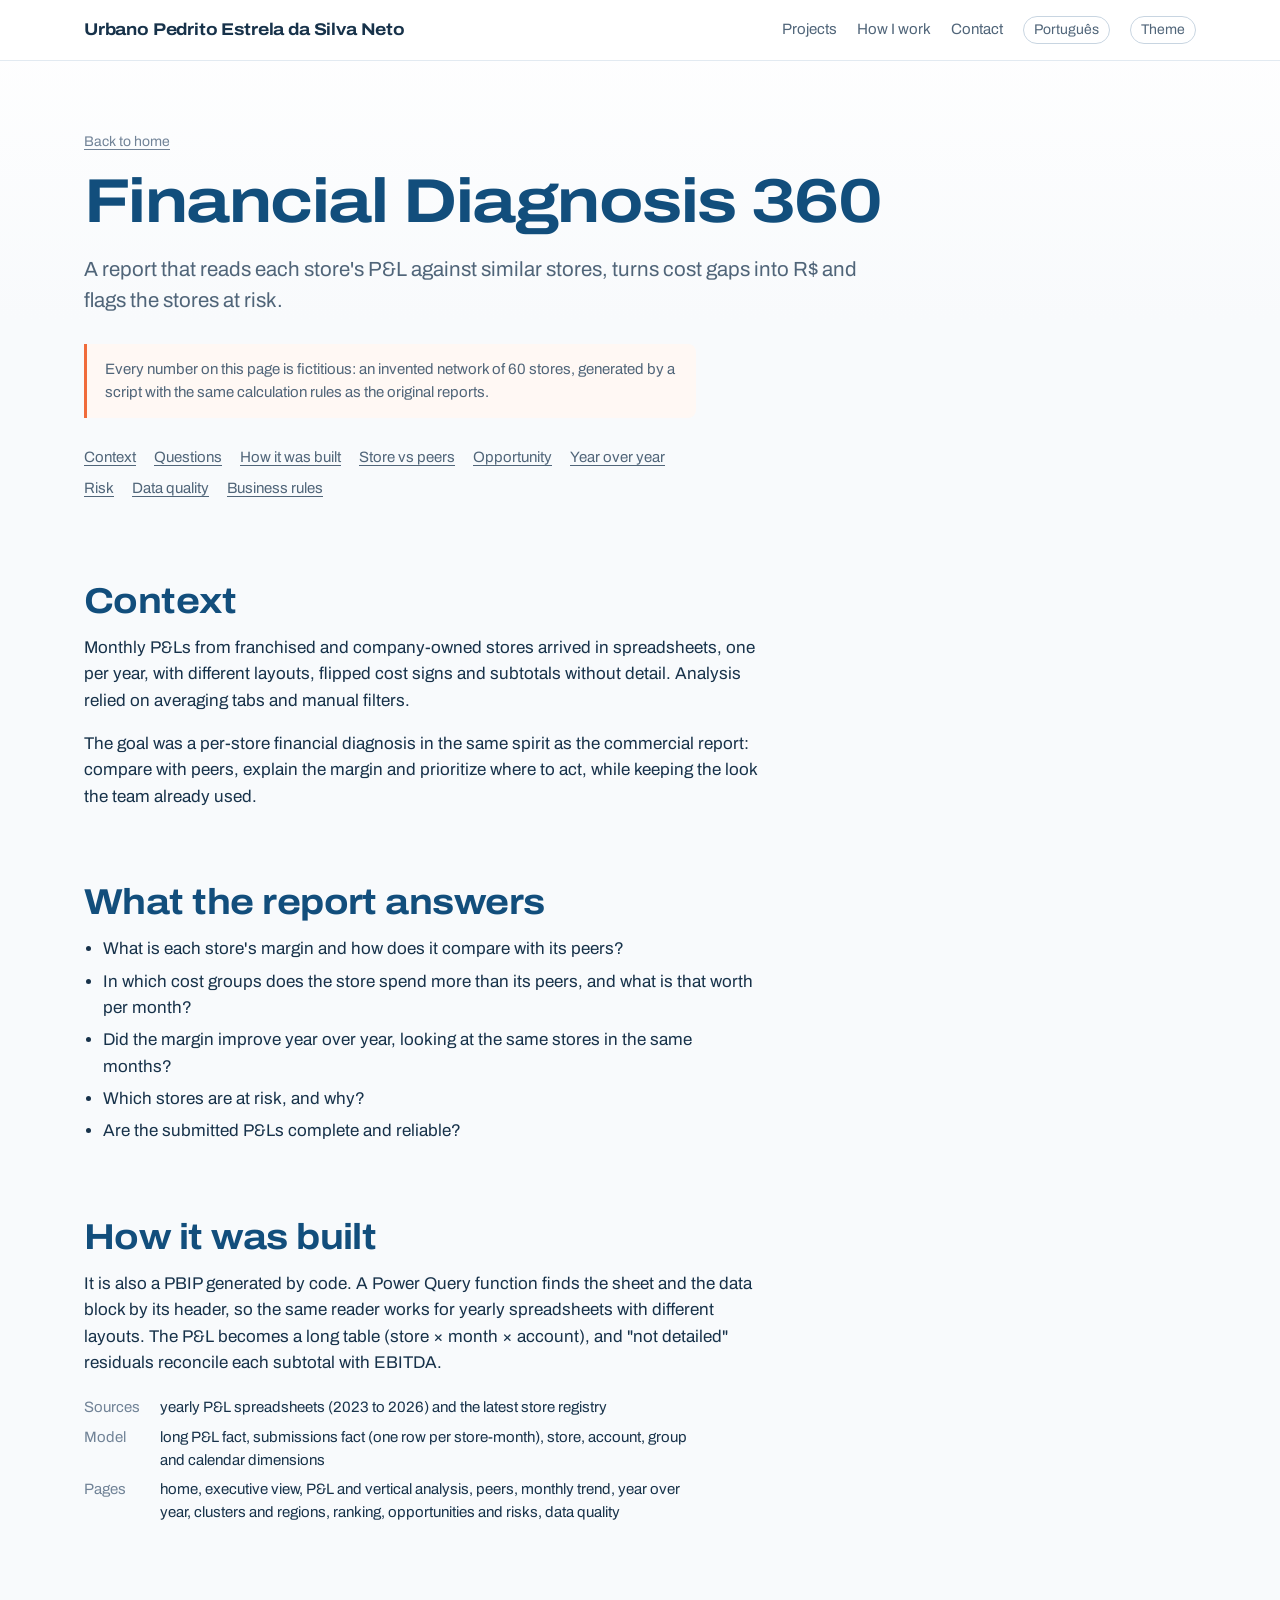
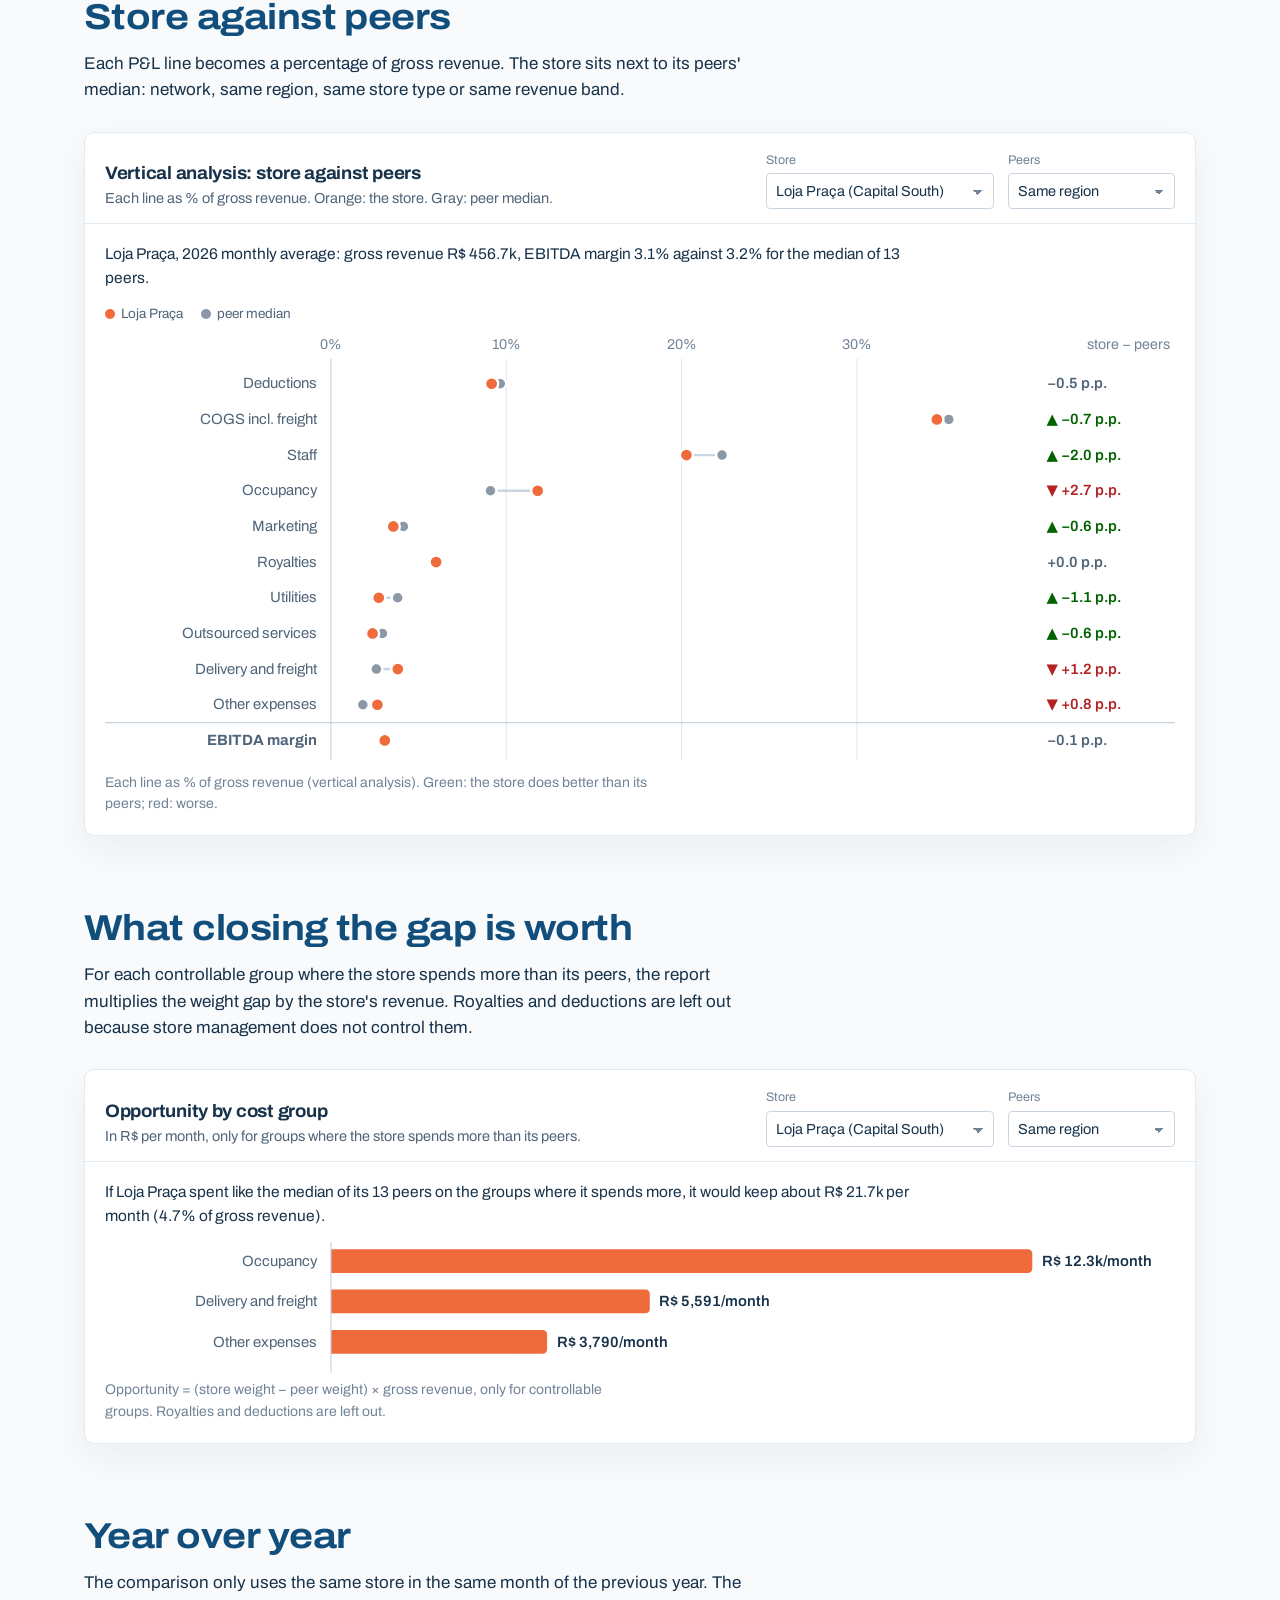
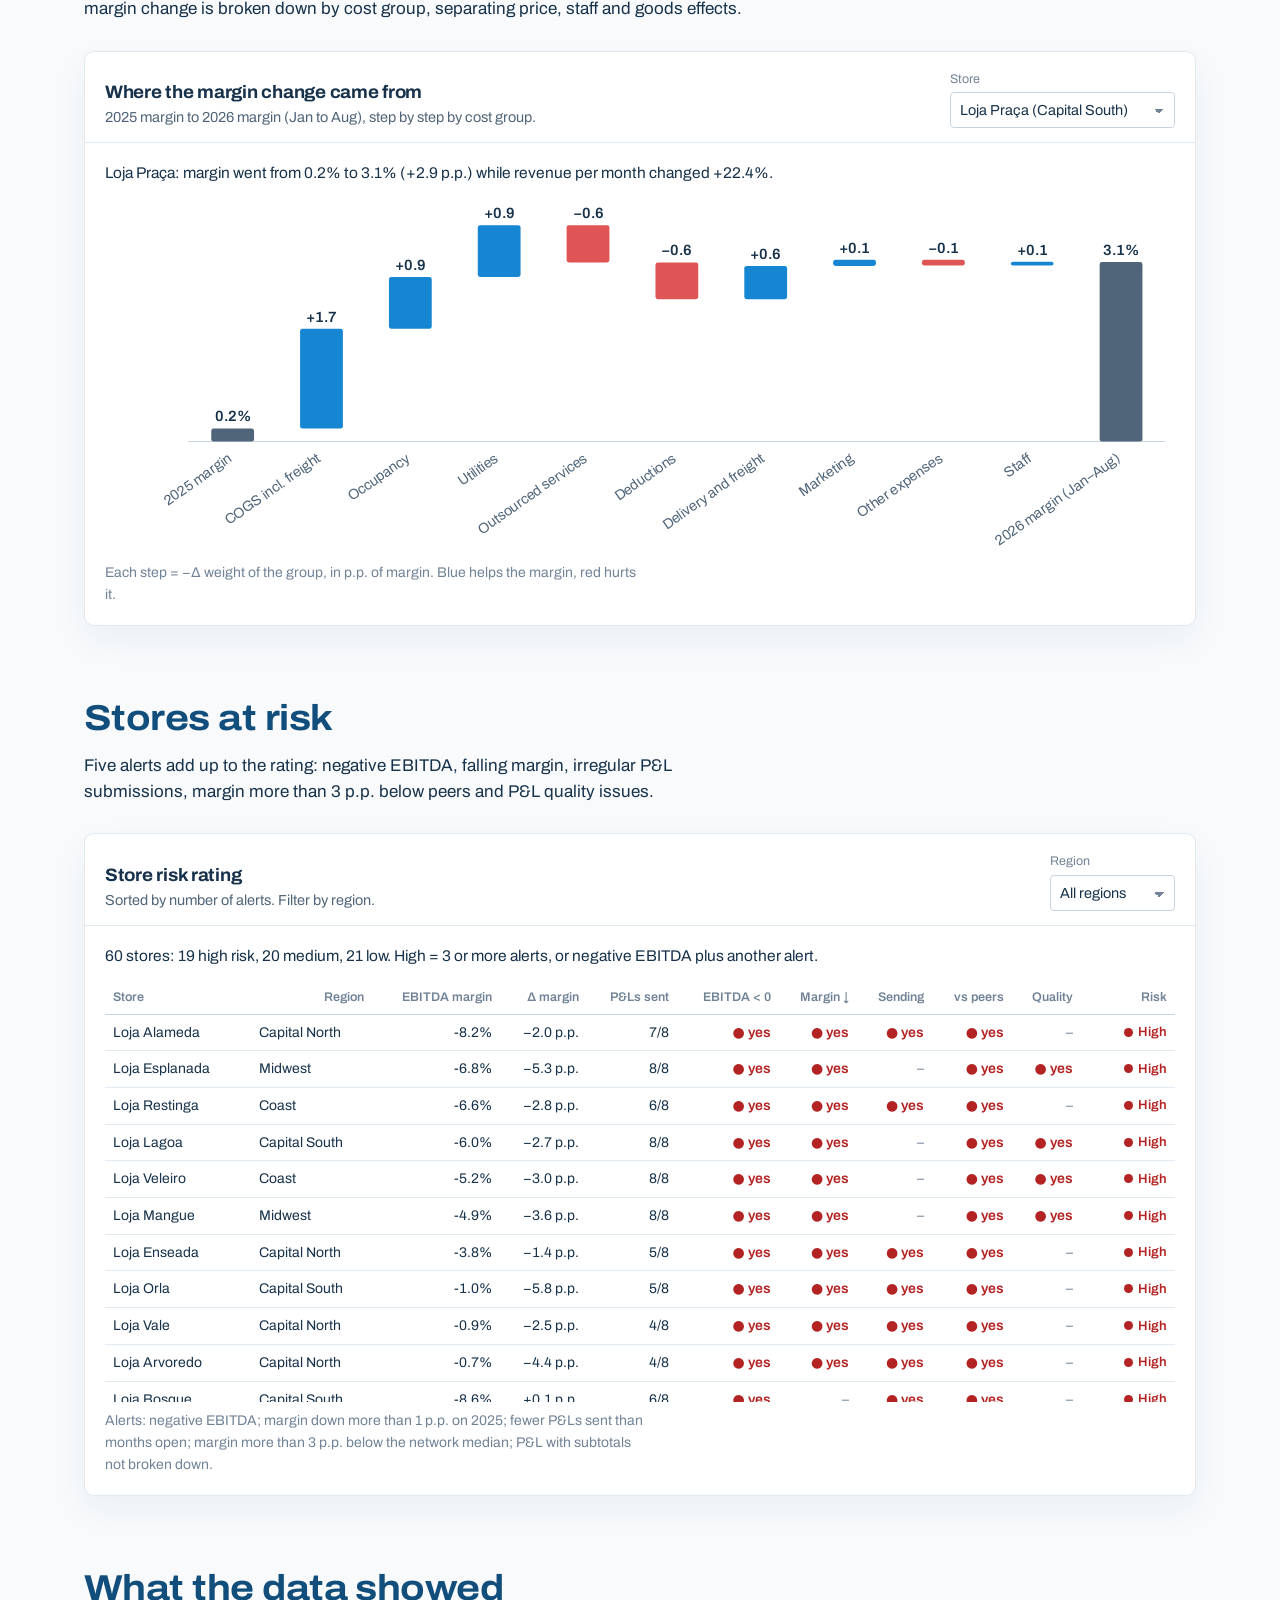
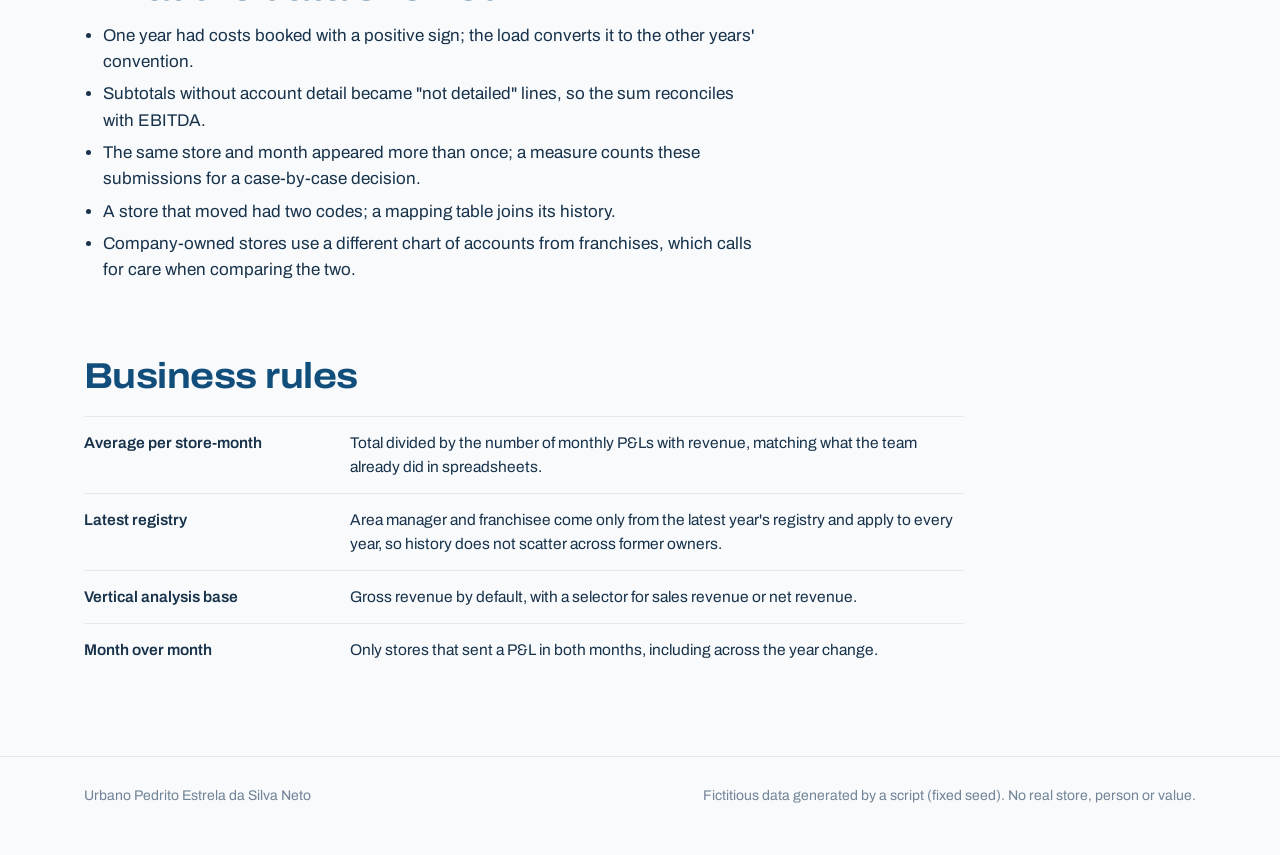
<file: en/financial-diagnosis/index.html>
<!doctype html>
<html lang="en">
<head>
<meta charset="utf-8">
<meta name="viewport" content="width=device-width, initial-scale=1, viewport-fit=cover">
<meta name="claude:viewport-fit-sides" content="cover">
<title>Financial Diagnosis 360</title>
<meta name="description" content="A report that reads each store&#x27;s P&amp;L against similar stores, turns cost gaps into R$ and flags the stores at risk.">
<link rel="alternate" hreflang="pt" href="../../diagnostico-financeiro/index.html">
<link rel="preconnect" href="https://fonts.googleapis.com">
<link rel="preconnect" href="https://fonts.gstatic.com" crossorigin>
<link href="https://fonts.googleapis.com/css2?family=Archivo:wdth,wght@62..125,100..900&display=swap" rel="stylesheet">
<link rel="stylesheet" href="../../assets/css/site.css?v=20261015b">
<link rel="icon" href="../../assets/img/icone.svg" type="image/svg+xml">
</head>
<body data-root="../../">
<header class="top"><div class="wrap">
<a class="brand" href="../../en/index.html">Urbano Pedrito Estrela da Silva Neto</a>
<nav aria-label="Projects"><a href="../../en/index.html#projects">Projects</a><a href="../../en/index.html#how">How I work</a><a href="../../en/index.html#contact">Contact</a><a class="lang" href="../../diagnostico-financeiro/index.html" hreflang="pt" lang="pt">Português</a><button class="theme-btn" type="button">Theme</button></nav>
</div></header>
<main>
<div class="wrap">
<header class="case-head"><p class="small"><a href="../../en/index.html">Back to home</a></p>
<h1>Financial Diagnosis 360</h1><p class="lead">A report that reads each store&#x27;s P&amp;L against similar stores, turns cost gaps into R$ and flags the stores at risk.</p>
<p class="notice">Every number on this page is fictitious: an invented network of 60 stores, generated by a script with the same calculation rules as the original reports.</p>
<ul class="toc"><li><a href="#context">Context</a></li><li><a href="#questions">Questions</a></li><li><a href="#build">How it was built</a></li><li><a href="#peers">Store vs peers</a></li><li><a href="#opportunity">Opportunity</a></li><li><a href="#yoy">Year over year</a></li><li><a href="#risk">Risk</a></li><li><a href="#quality">Data quality</a></li><li><a href="#rules">Business rules</a></li></ul></header>
<div class="body"><h2 id="context">Context</h2><p>Monthly P&Ls from franchised and company-owned stores arrived in spreadsheets, one per year, with different layouts, flipped cost signs and subtotals without detail. Analysis relied on averaging tabs and manual filters.</p><p>The goal was a per-store financial diagnosis in the same spirit as the commercial report: compare with peers, explain the margin and prioritize where to act, while keeping the look the team already used.</p><h2 id="questions">What the report answers</h2><ul class="plain"><li>What is each store's margin and how does it compare with its peers?</li><li>In which cost groups does the store spend more than its peers, and what is that worth per month?</li><li>Did the margin improve year over year, looking at the same stores in the same months?</li><li>Which stores are at risk, and why?</li><li>Are the submitted P&Ls complete and reliable?</li></ul><h2 id="build">How it was built</h2><p>It is also a PBIP generated by code. A Power Query function finds the sheet and the data block by its header, so the same reader works for yearly spreadsheets with different layouts. The P&L becomes a long table (store × month × account), and "not detailed" residuals reconcile each subtotal with EBITDA.</p><dl class="facts"><dt>Sources</dt><dd>yearly P&L spreadsheets (2023 to 2026) and the latest store registry</dd><dt>Model</dt><dd>long P&L fact, submissions fact (one row per store-month), store, account, group and calendar dimensions</dd><dt>Pages</dt><dd>home, executive view, P&L and vertical analysis, peers, monthly trend, year over year, clusters and regions, ranking, opportunities and risks, data quality</dd></dl><h2 id="peers">Store against peers</h2><p>Each P&L line becomes a percentage of gross revenue. The store sits next to its peers' median: network, same region, same store type or same revenue band.</p><section class="demo" data-demo="dre" aria-label="Vertical analysis: store against peers"><div class="demo-head"><div><h3>Vertical analysis: store against peers</h3><p>Each line as % of gross revenue. Orange: the store. Gray: peer median.</p></div><div class="controls"></div></div><div class="demo-body"><p class="small">…</p></div></section><h2 id="opportunity">What closing the gap is worth</h2><p>For each controllable group where the store spends more than its peers, the report multiplies the weight gap by the store's revenue. Royalties and deductions are left out because store management does not control them.</p><section class="demo" data-demo="oport" aria-label="Opportunity by cost group"><div class="demo-head"><div><h3>Opportunity by cost group</h3><p>In R$ per month, only for groups where the store spends more than its peers.</p></div><div class="controls"></div></div><div class="demo-body"><p class="small">…</p></div></section><h2 id="yoy">Year over year</h2><p>The comparison only uses the same store in the same month of the previous year. The margin change is broken down by cost group, separating price, staff and goods effects.</p><section class="demo" data-demo="yoy" aria-label="Where the margin change came from"><div class="demo-head"><div><h3>Where the margin change came from</h3><p>2025 margin to 2026 margin (Jan to Aug), step by step by cost group.</p></div><div class="controls"></div></div><div class="demo-body"><p class="small">…</p></div></section><h2 id="risk">Stores at risk</h2><p>Five alerts add up to the rating: negative EBITDA, falling margin, irregular P&L submissions, margin more than 3 p.p. below peers and P&L quality issues.</p><section class="demo" data-demo="risco" aria-label="Store risk rating"><div class="demo-head"><div><h3>Store risk rating</h3><p>Sorted by number of alerts. Filter by region.</p></div><div class="controls"></div></div><div class="demo-body"><p class="small">…</p></div></section><h2 id="quality">What the data showed</h2><ul class="plain"><li>One year had costs booked with a positive sign; the load converts it to the other years' convention.</li><li>Subtotals without account detail became "not detailed" lines, so the sum reconciles with EBITDA.</li><li>The same store and month appeared more than once; a measure counts these submissions for a case-by-case decision.</li><li>A store that moved had two codes; a mapping table joins its history.</li><li>Company-owned stores use a different chart of accounts from franchises, which calls for care when comparing the two.</li></ul><h2 id="rules">Business rules</h2><div class="rules"><div><b>Average per store-month</b><span>Total divided by the number of monthly P&Ls with revenue, matching what the team already did in spreadsheets.</span></div><div><b>Latest registry</b><span>Area manager and franchisee come only from the latest year's registry and apply to every year, so history does not scatter across former owners.</span></div><div><b>Vertical analysis base</b><span>Gross revenue by default, with a selector for sales revenue or net revenue.</span></div><div><b>Month over month</b><span>Only stores that sent a P&L in both months, including across the year change.</span></div></div></div>
</div>
</main>
<footer><div class="wrap"><span>Urbano Pedrito Estrela da Silva Neto</span><span>Fictitious data generated by a script (fixed seed). No real store, person or value.</span></div></footer>
<noscript><div class="wrap noscript">JavaScript</div></noscript>
<script src="../../assets/js/demos.js?v=20261015b" defer></script>
</body>
</html>
</file>
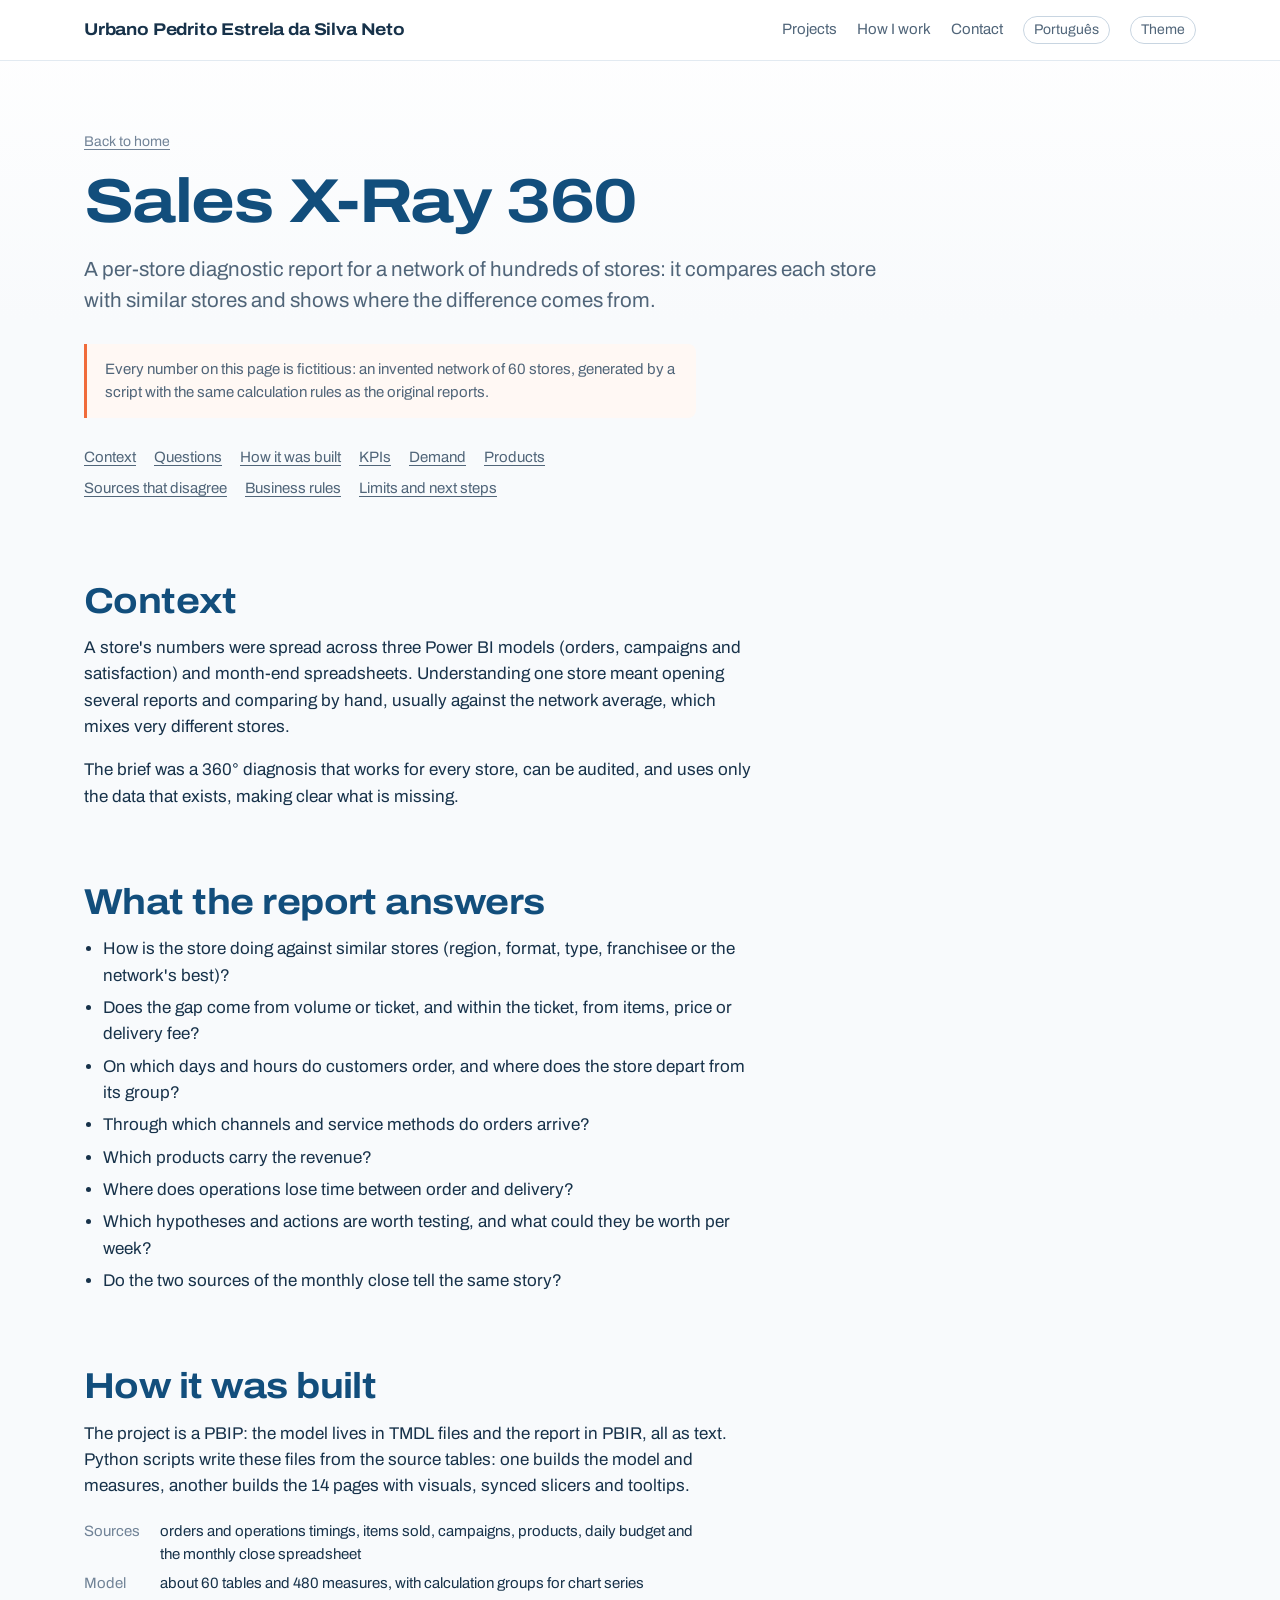
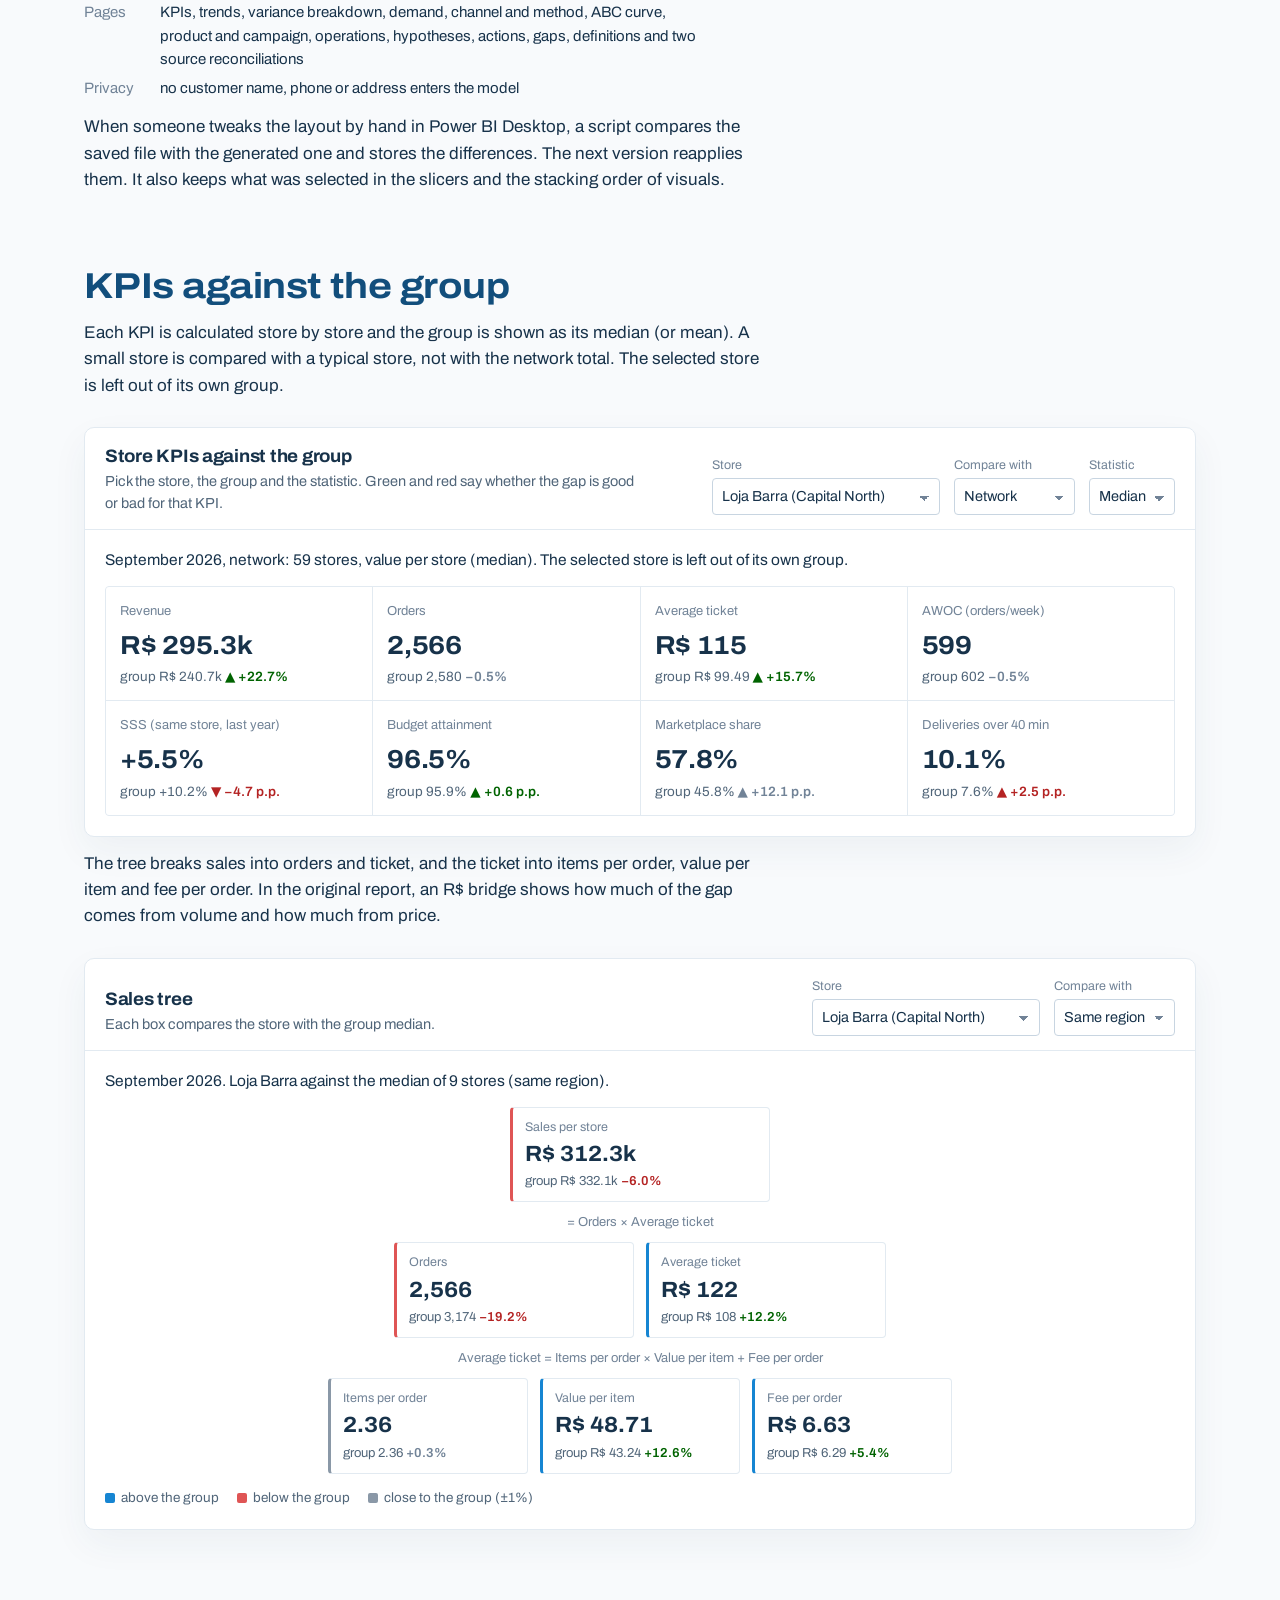
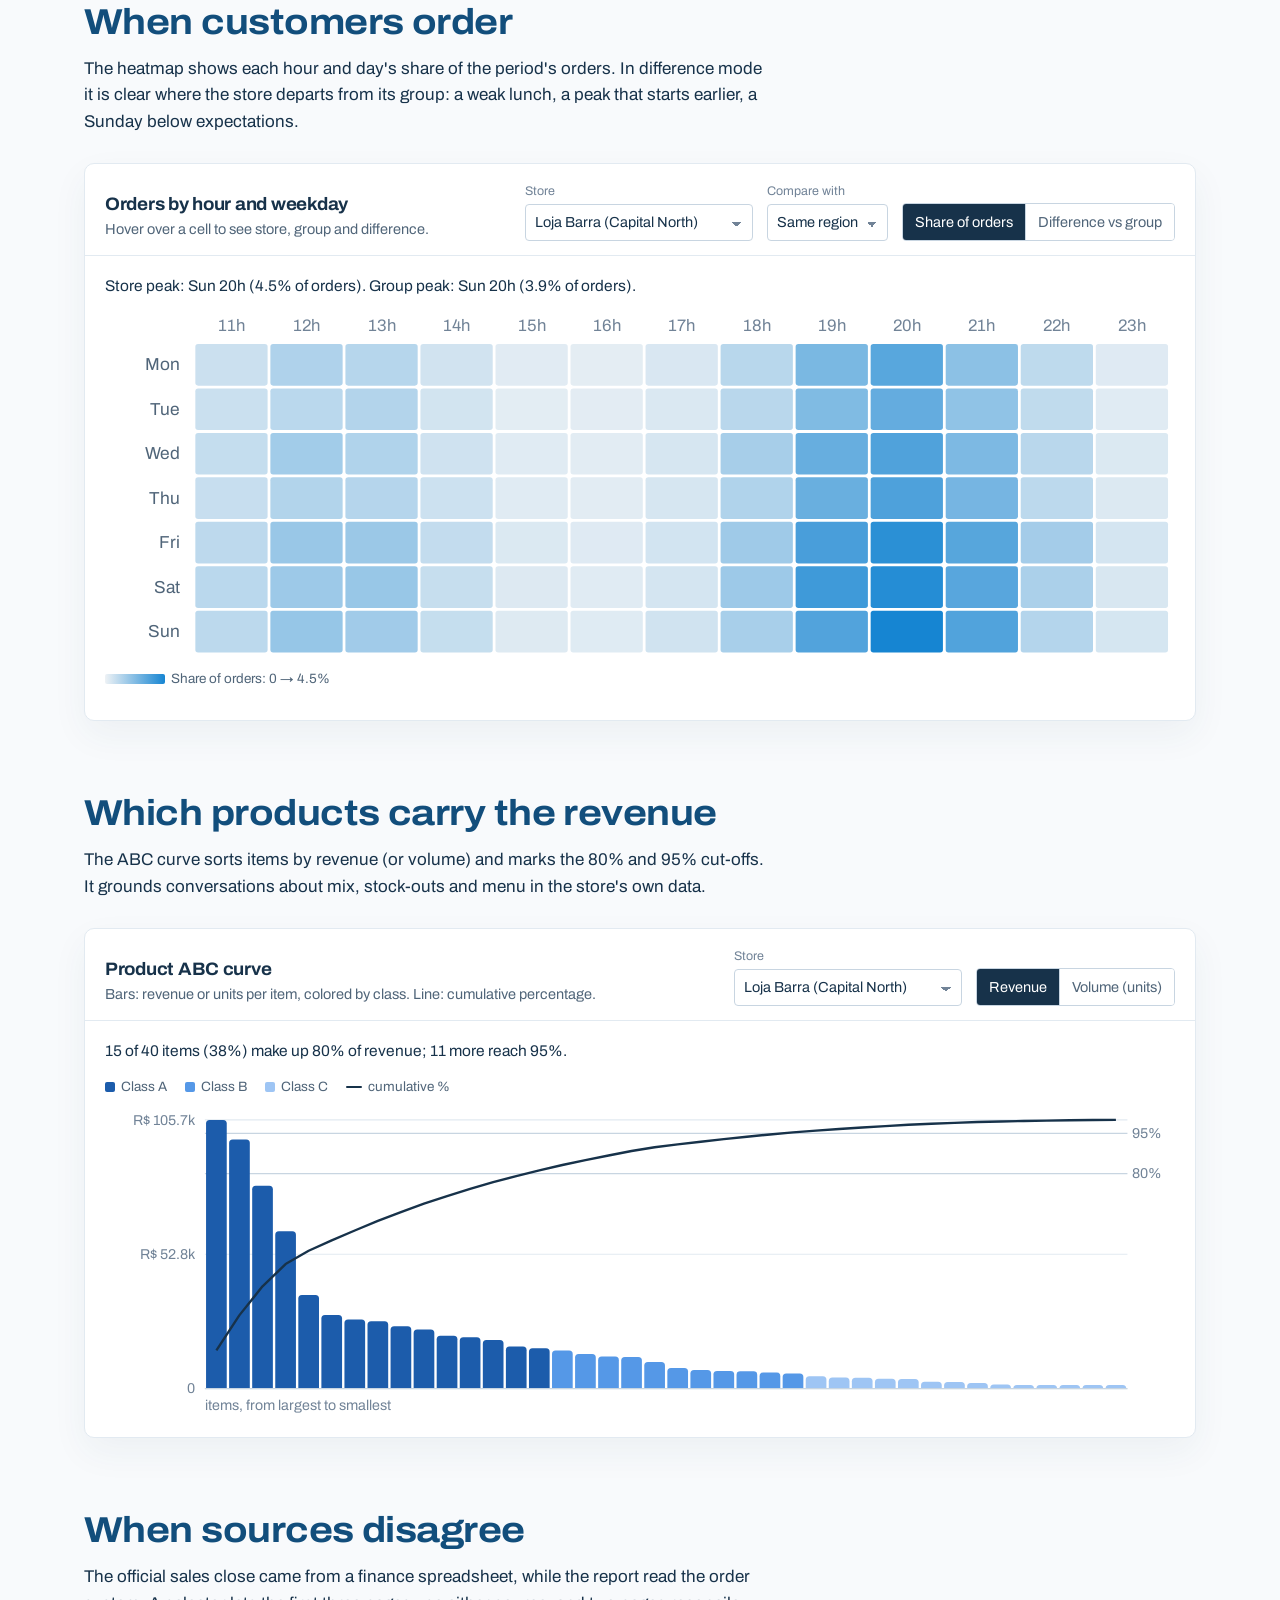
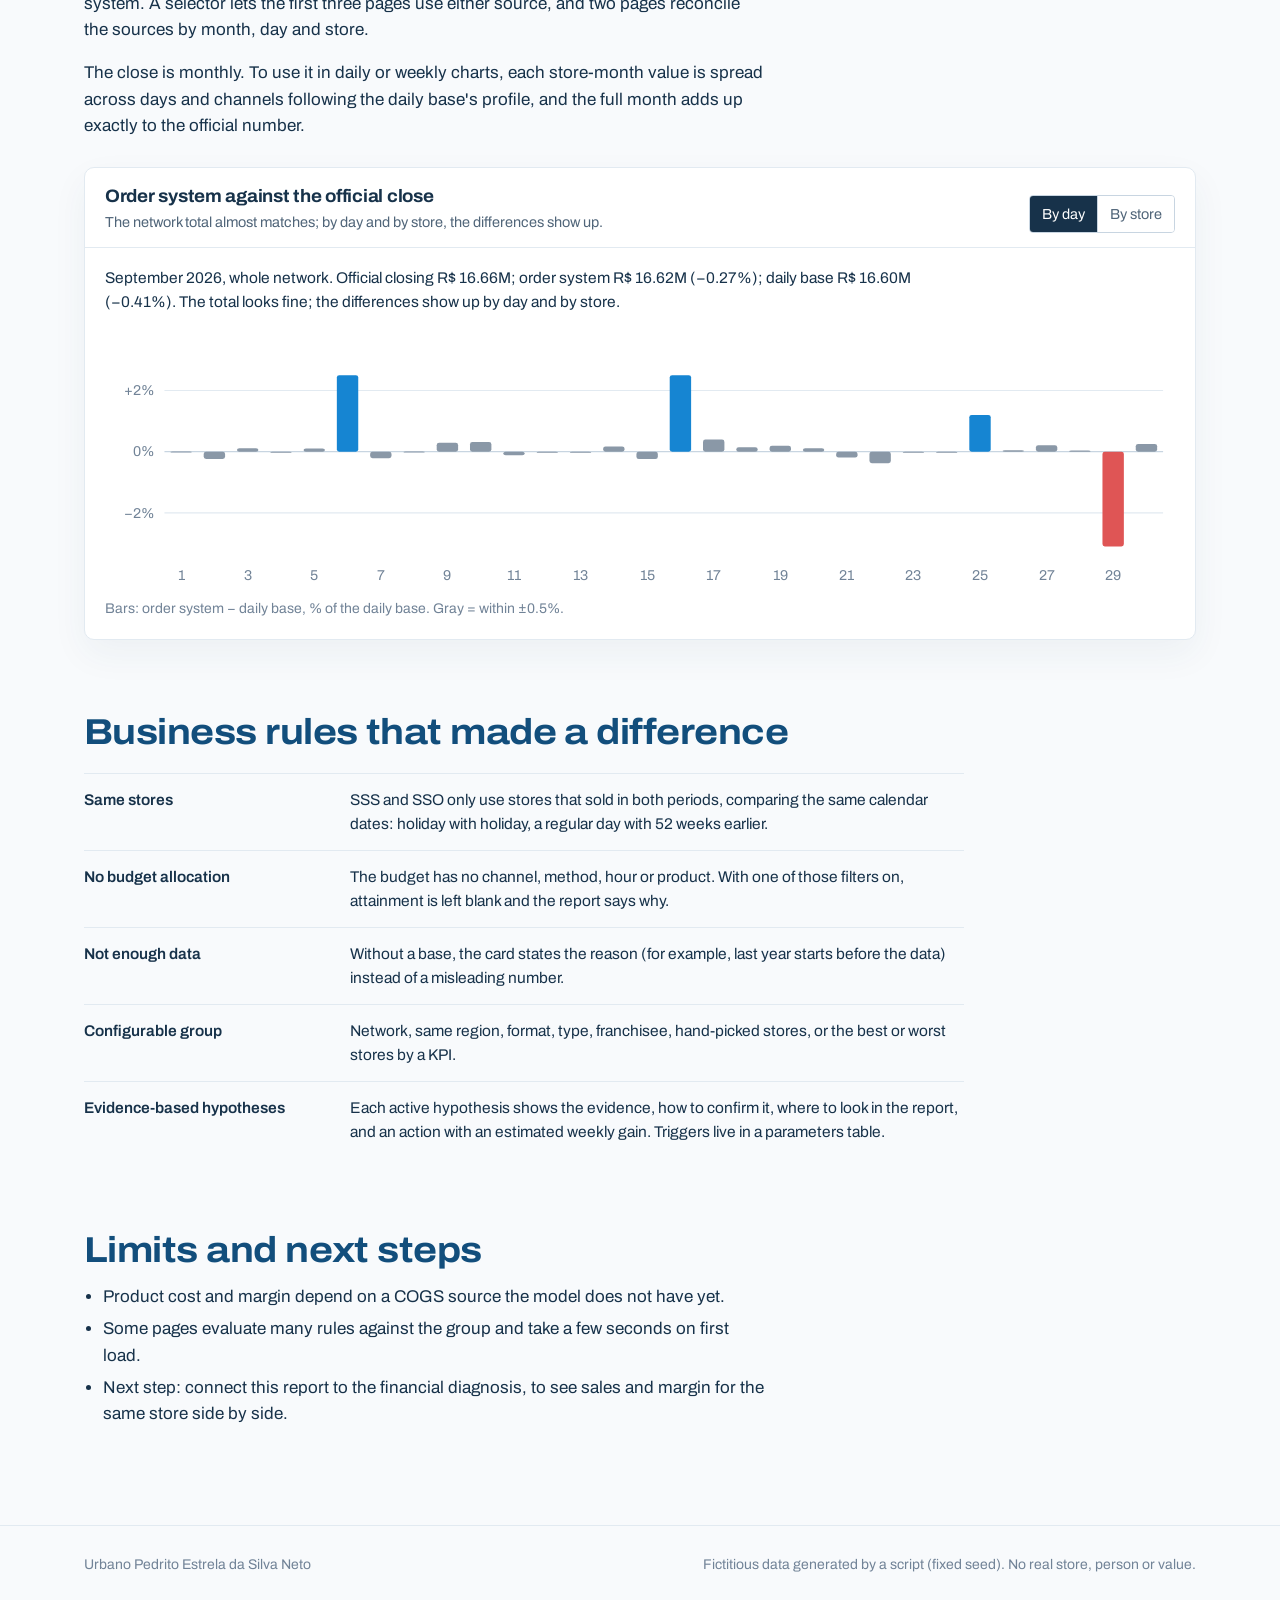
<file: en/sales-x-ray/index.html>
<!doctype html>
<html lang="en">
<head>
<meta charset="utf-8">
<meta name="viewport" content="width=device-width, initial-scale=1, viewport-fit=cover">
<meta name="claude:viewport-fit-sides" content="cover">
<title>Sales X-Ray 360</title>
<meta name="description" content="A per-store diagnostic report for a network of hundreds of stores: it compares each store with similar stores and shows where the difference comes from.">
<link rel="alternate" hreflang="pt" href="../../raio-x-vendas/index.html">
<link rel="preconnect" href="https://fonts.googleapis.com">
<link rel="preconnect" href="https://fonts.gstatic.com" crossorigin>
<link href="https://fonts.googleapis.com/css2?family=Archivo:wdth,wght@62..125,100..900&display=swap" rel="stylesheet">
<link rel="stylesheet" href="../../assets/css/site.css?v=20261015b">
<link rel="icon" href="../../assets/img/icone.svg" type="image/svg+xml">
</head>
<body data-root="../../">
<header class="top"><div class="wrap">
<a class="brand" href="../../en/index.html">Urbano Pedrito Estrela da Silva Neto</a>
<nav aria-label="Projects"><a href="../../en/index.html#projects">Projects</a><a href="../../en/index.html#how">How I work</a><a href="../../en/index.html#contact">Contact</a><a class="lang" href="../../raio-x-vendas/index.html" hreflang="pt" lang="pt">Português</a><button class="theme-btn" type="button">Theme</button></nav>
</div></header>
<main>
<div class="wrap">
<header class="case-head"><p class="small"><a href="../../en/index.html">Back to home</a></p>
<h1>Sales X-Ray 360</h1><p class="lead">A per-store diagnostic report for a network of hundreds of stores: it compares each store with similar stores and shows where the difference comes from.</p>
<p class="notice">Every number on this page is fictitious: an invented network of 60 stores, generated by a script with the same calculation rules as the original reports.</p>
<ul class="toc"><li><a href="#context">Context</a></li><li><a href="#questions">Questions</a></li><li><a href="#build">How it was built</a></li><li><a href="#kpis">KPIs</a></li><li><a href="#demand">Demand</a></li><li><a href="#products">Products</a></li><li><a href="#sources">Sources that disagree</a></li><li><a href="#rules">Business rules</a></li><li><a href="#next">Limits and next steps</a></li></ul></header>
<div class="body"><h2 id="context">Context</h2><p>A store's numbers were spread across three Power BI models (orders, campaigns and satisfaction) and month-end spreadsheets. Understanding one store meant opening several reports and comparing by hand, usually against the network average, which mixes very different stores.</p><p>The brief was a 360° diagnosis that works for every store, can be audited, and uses only the data that exists, making clear what is missing.</p><h2 id="questions">What the report answers</h2><ul class="plain"><li>How is the store doing against similar stores (region, format, type, franchisee or the network's best)?</li><li>Does the gap come from volume or ticket, and within the ticket, from items, price or delivery fee?</li><li>On which days and hours do customers order, and where does the store depart from its group?</li><li>Through which channels and service methods do orders arrive?</li><li>Which products carry the revenue?</li><li>Where does operations lose time between order and delivery?</li><li>Which hypotheses and actions are worth testing, and what could they be worth per week?</li><li>Do the two sources of the monthly close tell the same story?</li></ul><h2 id="build">How it was built</h2><p>The project is a PBIP: the model lives in TMDL files and the report in PBIR, all as text. Python scripts write these files from the source tables: one builds the model and measures, another builds the 14 pages with visuals, synced slicers and tooltips.</p><dl class="facts"><dt>Sources</dt><dd>orders and operations timings, items sold, campaigns, products, daily budget and the monthly close spreadsheet</dd><dt>Model</dt><dd>about 60 tables and 480 measures, with calculation groups for chart series</dd><dt>Pages</dt><dd>KPIs, trends, variance breakdown, demand, channel and method, ABC curve, product and campaign, operations, hypotheses, actions, gaps, definitions and two source reconciliations</dd><dt>Privacy</dt><dd>no customer name, phone or address enters the model</dd></dl><p>When someone tweaks the layout by hand in Power BI Desktop, a script compares the saved file with the generated one and stores the differences. The next version reapplies them. It also keeps what was selected in the slicers and the stacking order of visuals.</p><h2 id="kpis">KPIs against the group</h2><p>Each KPI is calculated store by store and the group is shown as its median (or mean). A small store is compared with a typical store, not with the network total. The selected store is left out of its own group.</p><section class="demo" data-demo="kpis" aria-label="Store KPIs against the group"><div class="demo-head"><div><h3>Store KPIs against the group</h3><p>Pick the store, the group and the statistic. Green and red say whether the gap is good or bad for that KPI.</p></div><div class="controls"></div></div><div class="demo-body"><p class="small">…</p></div></section><p>The tree breaks sales into orders and ticket, and the ticket into items per order, value per item and fee per order. In the original report, an R$ bridge shows how much of the gap comes from volume and how much from price.</p><section class="demo" data-demo="tree" aria-label="Sales tree"><div class="demo-head"><div><h3>Sales tree</h3><p>Each box compares the store with the group median.</p></div><div class="controls"></div></div><div class="demo-body"><p class="small">…</p></div></section><h2 id="demand">When customers order</h2><p>The heatmap shows each hour and day's share of the period's orders. In difference mode it is clear where the store departs from its group: a weak lunch, a peak that starts earlier, a Sunday below expectations.</p><section class="demo" data-demo="heat" aria-label="Orders by hour and weekday"><div class="demo-head"><div><h3>Orders by hour and weekday</h3><p>Hover over a cell to see store, group and difference.</p></div><div class="controls"></div></div><div class="demo-body"><p class="small">…</p></div></section><h2 id="products">Which products carry the revenue</h2><p>The ABC curve sorts items by revenue (or volume) and marks the 80% and 95% cut-offs. It grounds conversations about mix, stock-outs and menu in the store's own data.</p><section class="demo" data-demo="abc" aria-label="Product ABC curve"><div class="demo-head"><div><h3>Product ABC curve</h3><p>Bars: revenue or units per item, colored by class. Line: cumulative percentage.</p></div><div class="controls"></div></div><div class="demo-body"><p class="small">…</p></div></section><h2 id="sources">When sources disagree</h2><p>The official sales close came from a finance spreadsheet, while the report read the order system. A selector lets the first three pages use either source, and two pages reconcile the sources by month, day and store.</p><p>The close is monthly. To use it in daily or weekly charts, each store-month value is spread across days and channels following the daily base's profile, and the full month adds up exactly to the official number.</p><section class="demo" data-demo="conf" aria-label="Order system against the official close"><div class="demo-head"><div><h3>Order system against the official close</h3><p>The network total almost matches; by day and by store, the differences show up.</p></div><div class="controls"></div></div><div class="demo-body"><p class="small">…</p></div></section><h2 id="rules">Business rules that made a difference</h2><div class="rules"><div><b>Same stores</b><span>SSS and SSO only use stores that sold in both periods, comparing the same calendar dates: holiday with holiday, a regular day with 52 weeks earlier.</span></div><div><b>No budget allocation</b><span>The budget has no channel, method, hour or product. With one of those filters on, attainment is left blank and the report says why.</span></div><div><b>Not enough data</b><span>Without a base, the card states the reason (for example, last year starts before the data) instead of a misleading number.</span></div><div><b>Configurable group</b><span>Network, same region, format, type, franchisee, hand-picked stores, or the best or worst stores by a KPI.</span></div><div><b>Evidence-based hypotheses</b><span>Each active hypothesis shows the evidence, how to confirm it, where to look in the report, and an action with an estimated weekly gain. Triggers live in a parameters table.</span></div></div><h2 id="next">Limits and next steps</h2><ul class="plain"><li>Product cost and margin depend on a COGS source the model does not have yet.</li><li>Some pages evaluate many rules against the group and take a few seconds on first load.</li><li>Next step: connect this report to the financial diagnosis, to see sales and margin for the same store side by side.</li></ul></div>
</div>
</main>
<footer><div class="wrap"><span>Urbano Pedrito Estrela da Silva Neto</span><span>Fictitious data generated by a script (fixed seed). No real store, person or value.</span></div></footer>
<noscript><div class="wrap noscript">JavaScript</div></noscript>
<script src="../../assets/js/demos.js?v=20261015b" defer></script>
</body>
</html>
</file>
<file: assets/css/site.css>
/* Portfólio · diagnóstico de lojas — dados fictícios */
:root {
  color-scheme: light;
  --paper: #f8fafc;
  --surface: #ffffff;
  --ink: #17324a;
  --ink-2: #506579;
  --muted: #718397;
  --line: #e2eaf1;
  --line-strong: #c8d5e1;
  --sel: #f06b3b;        /* a loja escolhida */
  --grp: #8a98a7;        /* o grupo de comparação */
  --third: #1685d2;      /* terceira fonte / série */
  --pos: #1685d2;        /* polo positivo (divergente) */
  --neg: #df5555;        /* polo negativo (divergente) */
  --mid: #eef2f5;        /* ponto neutro */
  --good: #0ca30c; --warn: #fab219; --serious: #ec835a; --crit: #d03b3b;
  --good-text: #006300; --crit-text: #b42323;
  --focus: #2a78d6;
  --radius: 6px;
  --wide: 1160px;
  --text: 68ch;
  --f: "Archivo", system-ui, "Segoe UI", sans-serif;
}
:root[data-theme="dark"] {
  color-scheme: dark;
  --paper: #12161b; --surface: #1a1f25; --ink: #eef1f4; --ink-2: #c3cad2; --muted: #8d97a2;
  --line: #2a3139; --line-strong: #3a434d; --sel: #e8692f; --grp: #8a909b; --third: #3987e5;
  --pos: #3987e5; --neg: #e66767; --mid: #383d43; --good-text: #3fc23f; --crit-text: #ff7a7a; --focus: #6da7ec;
}

* { box-sizing: border-box; }
html { -webkit-text-size-adjust: 100%; }
body {
  margin: 0; background: linear-gradient(180deg, #ffffff 0, var(--paper) 320px); color: var(--ink);
  font-family: var(--f); font-size: 17px; line-height: 1.55; font-variation-settings: "wdth" 100;
}
:root[data-theme="dark"] body { background: var(--paper); }
img, svg { max-width: 100%; }
a { color: inherit; text-decoration-thickness: 1px; text-underline-offset: 3px; }
a:hover { text-decoration-thickness: 2px; }
:focus-visible { outline: 2px solid var(--focus); outline-offset: 2px; border-radius: 2px; }
.wrap { max-width: var(--wide); margin: 0 auto; padding-block: 0; padding-left: max(24px, env(safe-area-inset-left, 0px)); padding-right: max(24px, env(safe-area-inset-right, 0px)); }
@media (max-width: 640px) { .wrap { padding-left: max(16px, env(safe-area-inset-left, 0px)); padding-right: max(16px, env(safe-area-inset-right, 0px)); } body { font-size: 16px; } }

/* ------------------------------------------------------------------ topo */
.top { border-bottom: 1px solid var(--line); background: rgba(255,255,255,.88); backdrop-filter: blur(12px); }
:root[data-theme="dark"] .top { background: rgba(18,22,27,.9); }
.top .wrap { display: flex; align-items: center; gap: 24px; min-height: 60px; flex-wrap: wrap; }
.brand { font-weight: 700; font-variation-settings: "wdth" 112; text-decoration: none; font-size: 17px; letter-spacing: -0.01em; }
.top nav { display: flex; gap: 20px; margin-left: auto; flex-wrap: wrap; align-items: center; font-size: 15px; }
.top nav a { text-decoration: none; color: var(--ink-2); }
.top nav a:hover, .top nav a[aria-current="page"] { color: var(--ink); text-decoration: underline; }
.lang { border: 1px solid var(--line-strong); border-radius: 999px; padding: 2px 10px; font-size: 14px; }
.theme-btn { background: none; border: 1px solid var(--line-strong); color: var(--ink-2); border-radius: 999px; padding: 2px 10px; font: inherit; font-size: 14px; cursor: pointer; }

/* ------------------------------------------------------------------ tipografia */
h1, h2, h3 { text-wrap: balance; font-weight: 700; line-height: 1.12; margin: 0; letter-spacing: -0.015em; }
h1, h2 { color: #124e7c; }
:root[data-theme="dark"] h1, :root[data-theme="dark"] h2 { color: var(--ink); }
h1 { font-size: clamp(36px, 5.4vw, 62px); font-variation-settings: "wdth" 118; letter-spacing: -0.025em; }
h2 { font-size: clamp(26px, 3.2vw, 36px); font-variation-settings: "wdth" 112; margin-top: 72px; }
h3 { font-size: 20px; font-variation-settings: "wdth" 106; margin-top: 36px; }
p, ul, ol { max-width: var(--text); }
.lead { font-size: clamp(18px, 1.6vw, 21px); color: var(--ink-2); line-height: 1.5; }
.small { font-size: 14px; color: var(--muted); }
.num { font-variant-numeric: tabular-nums; }
ul.plain { padding-left: 1.1em; }
ul.plain li { margin: 6px 0; }
dl.facts { display: grid; grid-template-columns: max-content 1fr; gap: 6px 20px; margin: 20px 0 0; font-size: 15px; max-width: var(--text); }
dl.facts dt { color: var(--muted); }
dl.facts dd { margin: 0; }

/* ------------------------------------------------------------------ início */
.hero { display: grid; grid-template-columns: minmax(0, 5fr) minmax(0, 7fr); gap: 48px; align-items: start; padding: 64px 0 40px; }
.hero .lead { margin: 22px 0 0; }
.hero .who { margin-top: 28px; font-size: 15px; color: var(--muted); }
@media (max-width: 960px) { .hero { grid-template-columns: 1fr; gap: 32px; padding-top: 40px; } }

.projects { display: grid; gap: 16px; margin-top: 28px; }
.project { display: grid; grid-template-columns: minmax(0, 4fr) minmax(0, 5fr) minmax(0, 3fr); gap: 32px; padding: 28px; background: var(--surface); border: 1px solid var(--line); border-radius: 10px; box-shadow: 0 12px 32px rgba(28,67,99,.045); }
.project h3 { margin: 0; font-size: 26px; font-variation-settings: "wdth" 115; }
.project p { margin: 0 0 12px; }
.project .go { font-weight: 600; }
.project dl { margin: 0; display: grid; gap: 10px; font-size: 15px; }
.project dt { color: var(--muted); font-size: 13px; }
.project dd { margin: 0; font-weight: 600; }
@media (max-width: 860px) { .project { grid-template-columns: 1fr; gap: 16px; } }

.pipeline { margin-top: 24px; background: var(--surface); border: 1px solid var(--line); border-radius: 10px; padding: 20px; overflow-x: auto; box-shadow: 0 12px 32px rgba(28,67,99,.045); }
.pipeline svg { display: block; min-width: 720px; width: 100%; height: auto; }
.principles { display: grid; grid-template-columns: repeat(2, minmax(0, 1fr)); gap: 8px 40px; margin-top: 28px; }
.principles div { padding: 14px 0; border-top: 1px solid var(--line); }
.principles b { display: block; margin-bottom: 4px; }
.principles span { color: var(--ink-2); font-size: 15px; }
@media (max-width: 720px) { .principles { grid-template-columns: 1fr; } }

/* ------------------------------------------------------------------ estudo de caso */
.case-head { padding: 56px 0 8px; }
.case-head .lead { margin-top: 18px; }
.notice { margin: 28px 0 0; padding: 14px 18px; border-left: 3px solid var(--sel); background: #fff8f4; border-radius: 0 8px 8px 0; font-size: 15px; color: var(--ink-2); max-width: var(--text); }
:root[data-theme="dark"] .notice { background: var(--surface); }
.toc { display: flex; flex-wrap: wrap; gap: 8px 18px; margin: 28px 0 0; padding: 0; list-style: none; font-size: 15px; }
.toc a { color: var(--ink-2); }
.body { padding-bottom: 80px; }
.body > p, .body > ul { margin-top: 14px; }
.rules { display: grid; gap: 0; margin-top: 20px; max-width: 880px; }
.rules div { display: grid; grid-template-columns: minmax(0, 2fr) minmax(0, 5fr); gap: 20px; padding: 14px 0; border-top: 1px solid var(--line); font-size: 15.5px; }
.rules b { font-weight: 600; }
@media (max-width: 640px) { .rules div { grid-template-columns: 1fr; gap: 4px; } }

/* ------------------------------------------------------------------ demos */
.demo { margin: 28px 0 0; background: var(--surface); border: 1px solid var(--line); border-radius: 10px; box-shadow: 0 14px 36px rgba(28,67,99,.055); overflow: hidden; }
.demo-head { display: flex; flex-wrap: wrap; gap: 12px 20px; align-items: end; justify-content: space-between; padding: 18px 20px 14px; border-bottom: 1px solid var(--line); }
.demo-head h3 { margin: 0; font-size: 18px; font-variation-settings: "wdth" 104; }
.demo-head p { margin: 4px 0 0; font-size: 14.5px; color: var(--ink-2); }
.controls { display: flex; flex-wrap: wrap; gap: 10px 14px; align-items: end; }
.controls label { display: grid; gap: 3px; font-size: 12.5px; color: var(--muted); }
.controls select, .seg button {
  font: inherit; font-size: 14.5px; color: var(--ink); background: var(--surface); border: 1px solid var(--line-strong); border-radius: 4px; padding: 6px 28px 6px 9px; min-height: 36px;
}
.controls select { appearance: none; background-image: linear-gradient(45deg, transparent 50%, var(--muted) 50%), linear-gradient(135deg, var(--muted) 50%, transparent 50%);
  background-position: calc(100% - 15px) 55%, calc(100% - 10px) 55%; background-size: 5px 5px; background-repeat: no-repeat; }
.seg { display: inline-flex; border: 1px solid var(--line-strong); border-radius: 4px; overflow: hidden; }
.seg button { border: 0; border-radius: 0; padding: 6px 12px; cursor: pointer; color: var(--ink-2); }
.seg button + button { border-left: 1px solid var(--line-strong); }
.seg button[aria-pressed="true"] { background: var(--ink); color: var(--surface); }
.demo-body { padding: 18px 20px 20px; }
.demo-foot { padding: 0 20px 18px; font-size: 13.5px; color: var(--muted); max-width: 90ch; }
.legend { display: flex; flex-wrap: wrap; gap: 6px 18px; font-size: 13.5px; color: var(--ink-2); margin: 0 0 10px; }
.legend i { display: inline-block; width: 10px; height: 10px; border-radius: 2px; margin-right: 6px; vertical-align: -1px; }
.legend i.line { width: 16px; height: 2px; border-radius: 1px; vertical-align: 3px; }
.legend i.dot { border-radius: 50%; }
.readout { font-size: 15.5px; margin: 0 0 14px; max-width: 90ch; }
.readout b { font-weight: 600; }

/* cartões de indicador */
.kpis { display: grid; grid-template-columns: repeat(4, minmax(0, 1fr)); gap: 1px; background: var(--line); border: 1px solid var(--line); border-radius: 4px; overflow: hidden; }
.kpi { background: var(--surface); padding: 14px 14px 12px; min-width: 0; }
.kpi .k { font-size: 13px; color: var(--muted); }
.kpi .v { font-size: 26px; font-weight: 700; font-variation-settings: "wdth" 108; letter-spacing: -0.01em; margin-top: 4px; white-space: nowrap; }
.kpi .g { font-size: 13.5px; color: var(--ink-2); margin-top: 2px; }
.delta { font-weight: 600; white-space: nowrap; }
.delta.up { color: var(--good-text); }
.delta.down { color: var(--crit-text); }
.delta.flat { color: var(--muted); }
@media (max-width: 860px) { .kpis { grid-template-columns: repeat(2, minmax(0, 1fr)); } }

/* árvore */
.tree { display: grid; gap: 14px; }
.tree .row { display: grid; gap: 12px; justify-content: center; }
.tree .row.r1 { grid-template-columns: minmax(0, 260px); }
.tree .row.r2 { grid-template-columns: repeat(2, minmax(0, 240px)); }
.tree .row.r3 { grid-template-columns: repeat(3, minmax(0, 200px)); }
.node { background: var(--surface); border: 1px solid var(--line); border-left: 3px solid var(--grp); border-radius: 4px; padding: 10px 12px; }
.node.up { border-left-color: var(--pos); }
.node.down { border-left-color: var(--neg); }
.node .k { font-size: 12.5px; color: var(--muted); }
.node .v { font-size: 22px; font-weight: 700; font-variation-settings: "wdth" 106; }
.node .g { font-size: 13px; color: var(--ink-2); }
.tree .op { text-align: center; font-size: 13px; color: var(--muted); margin: -4px 0; }
.hero .demo { margin: 0; }
@media (max-width: 560px) { .tree .row.r3, .tree .row.r2 { grid-template-columns: 1fr; } }

/* gráficos */
.chart { width: 100%; height: auto; display: block; overflow: visible; }
.chart text { font-family: var(--f); fill: var(--muted); font-size: 12px; }
.chart .lbl { fill: var(--ink-2); font-size: 12.5px; }
.chart .val { fill: var(--ink); font-size: 12.5px; font-weight: 600; }
.chart .grid { stroke: var(--line); stroke-width: 1; }
.chart .base { stroke: var(--line-strong); stroke-width: 1; }
.chart .hit { fill: transparent; cursor: default; }
.chart .hit:hover + .mark, .chart .mark:hover { opacity: .82; }
.scroll-x { overflow-x: auto; }
.tip { position: fixed; z-index: 20; pointer-events: none; background: var(--ink); color: var(--surface); font-size: 13px; line-height: 1.4; padding: 8px 10px; border-radius: 4px; max-width: 280px; box-shadow: 0 2px 10px rgba(0,0,0,.18); }
.tip b { font-size: 14px; }
.tip .row { display: flex; align-items: center; gap: 8px; }
.tip .row i { width: 12px; height: 2px; display: inline-block; }
.tip[hidden] { display: none; }

/* tabelas */
table.data { width: 100%; border-collapse: collapse; font-size: 14px; font-variant-numeric: tabular-nums; }
table.data th { text-align: right; font-weight: 600; color: var(--muted); font-size: 12.5px; padding: 6px 8px; border-bottom: 1px solid var(--line-strong); white-space: nowrap; }
table.data td { text-align: right; padding: 7px 8px; border-bottom: 1px solid var(--line); white-space: nowrap; }
table.data th:first-child, table.data td:first-child { text-align: left; }
table.data tr.hl td { background: color-mix(in srgb, var(--sel) 10%, transparent); }
.badge { display: inline-flex; align-items: center; gap: 5px; font-size: 13px; font-weight: 600; }
.badge::before { content: ""; width: 9px; height: 9px; border-radius: 50%; background: currentColor; }
.badge.alto { color: var(--crit-text); }
.badge.medio { color: #a86400; }
.badge.baixo { color: var(--good-text); }
:root[data-theme="dark"] .badge.medio { color: #fab219; }
.alert { color: var(--crit-text); font-weight: 600; }
.ok { color: var(--muted); }
.two { display: grid; grid-template-columns: minmax(0, 3fr) minmax(0, 2fr); gap: 28px; }
@media (max-width: 900px) { .two { grid-template-columns: 1fr; } }

/* rodapé */
footer { border-top: 1px solid var(--line); padding: 28px 0 48px; font-size: 14px; color: var(--muted); }
footer .wrap { display: flex; flex-wrap: wrap; gap: 12px 32px; justify-content: space-between; }
.noscript { padding: 12px 16px; background: var(--surface); border: 1px solid var(--line); }
@media (prefers-reduced-motion: reduce) { * { transition: none !important; animation: none !important; } }
</file>
